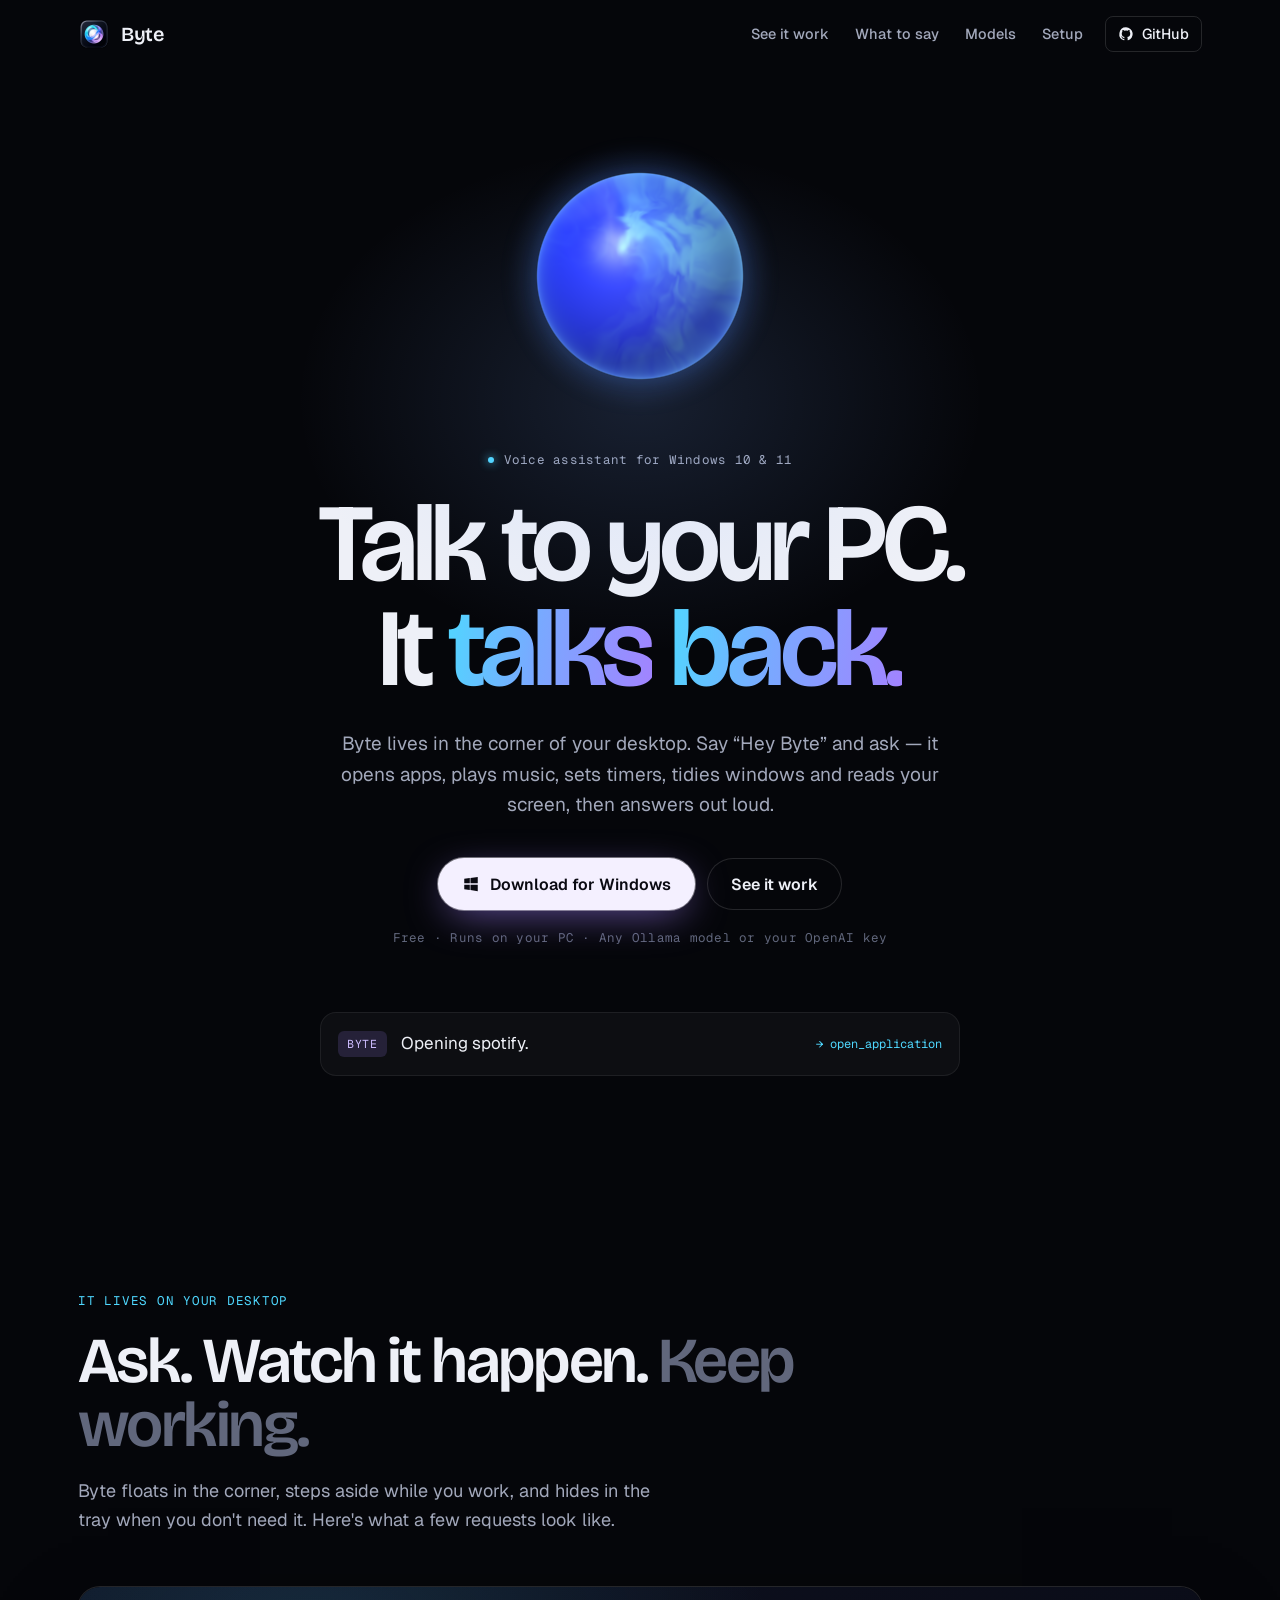
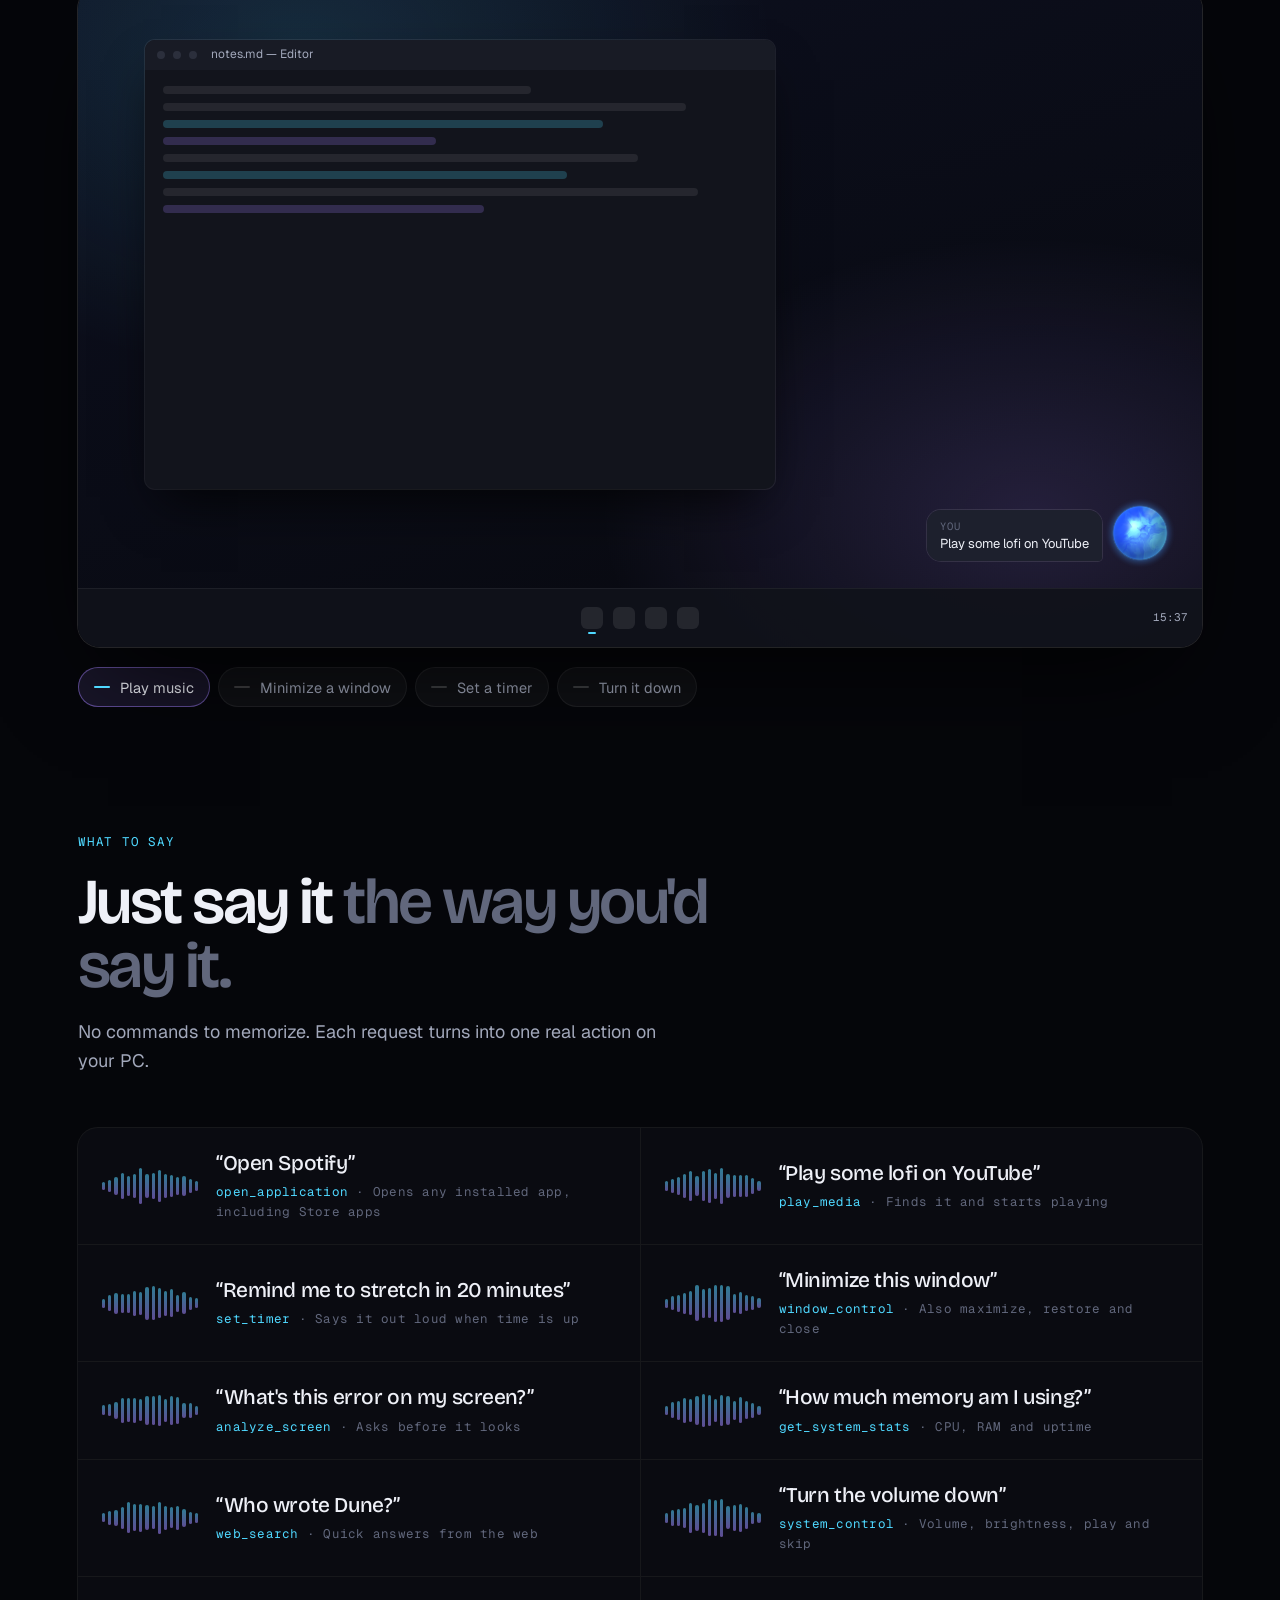
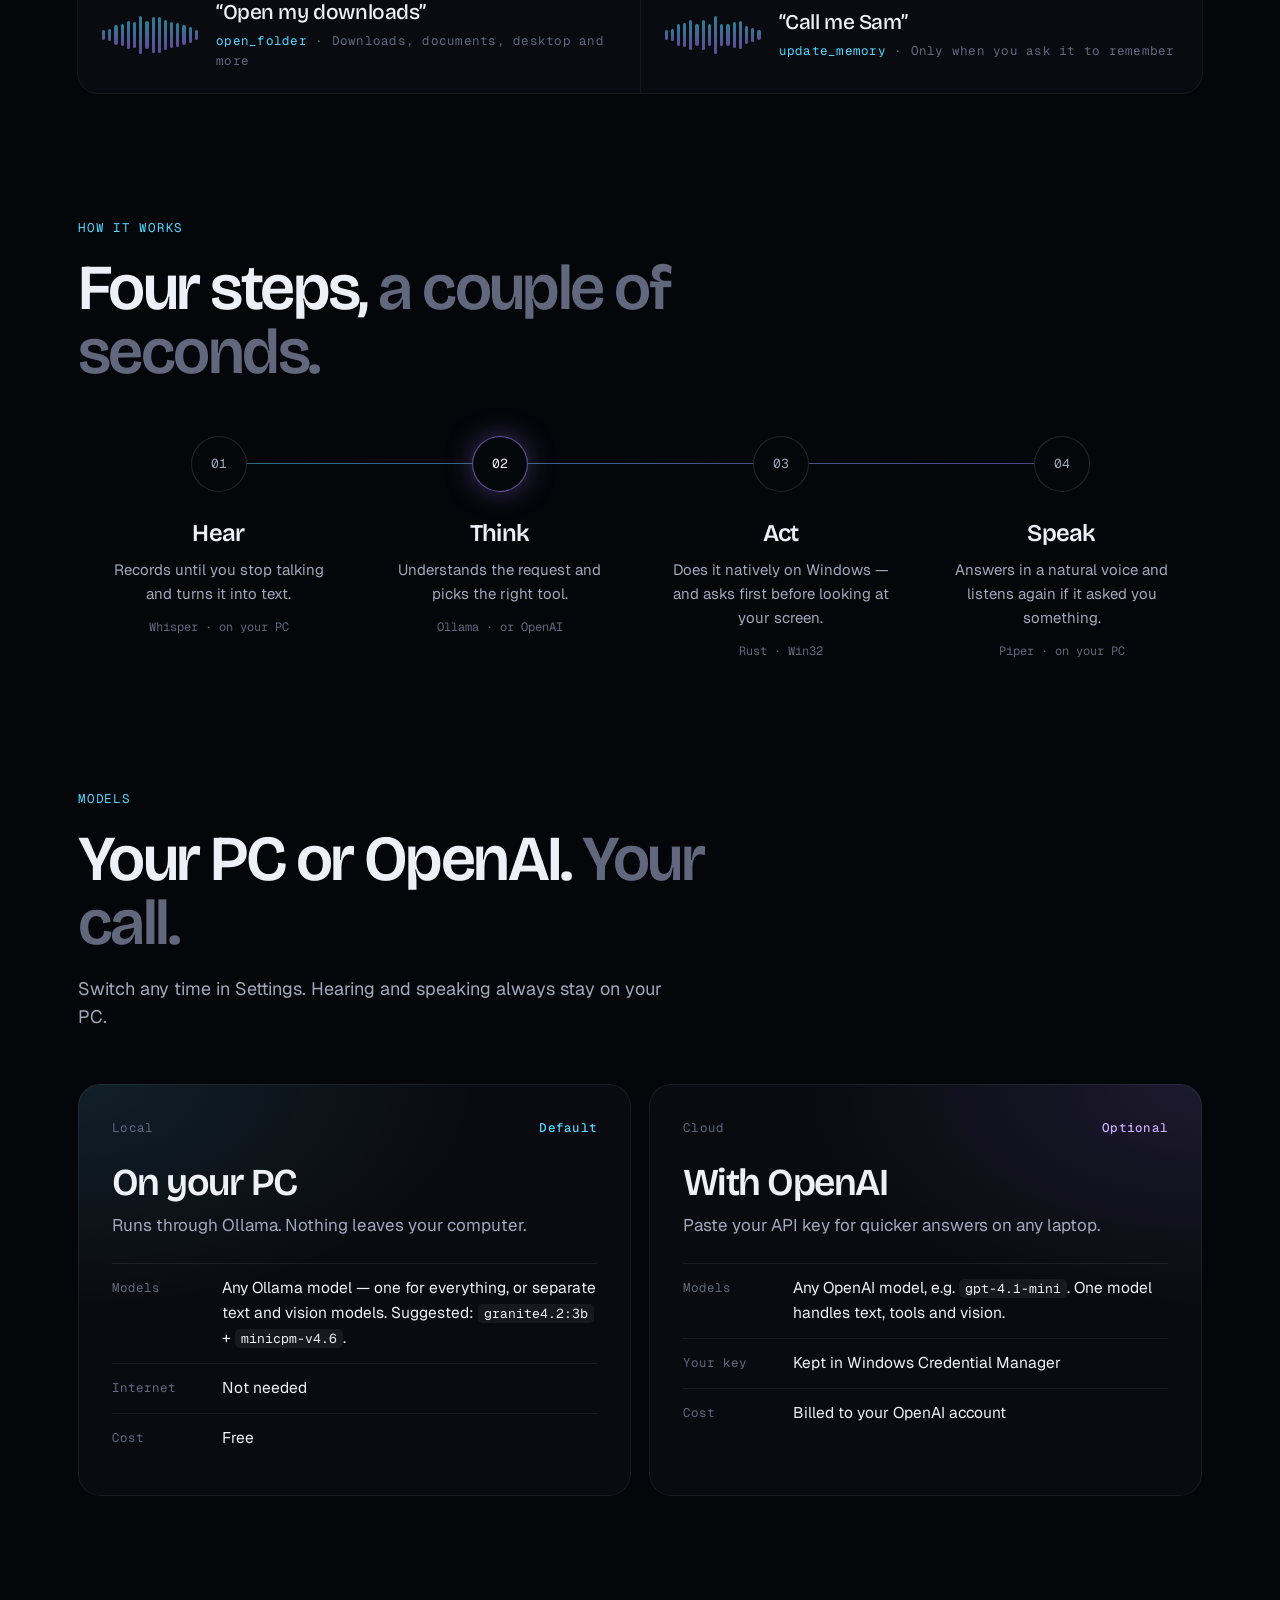
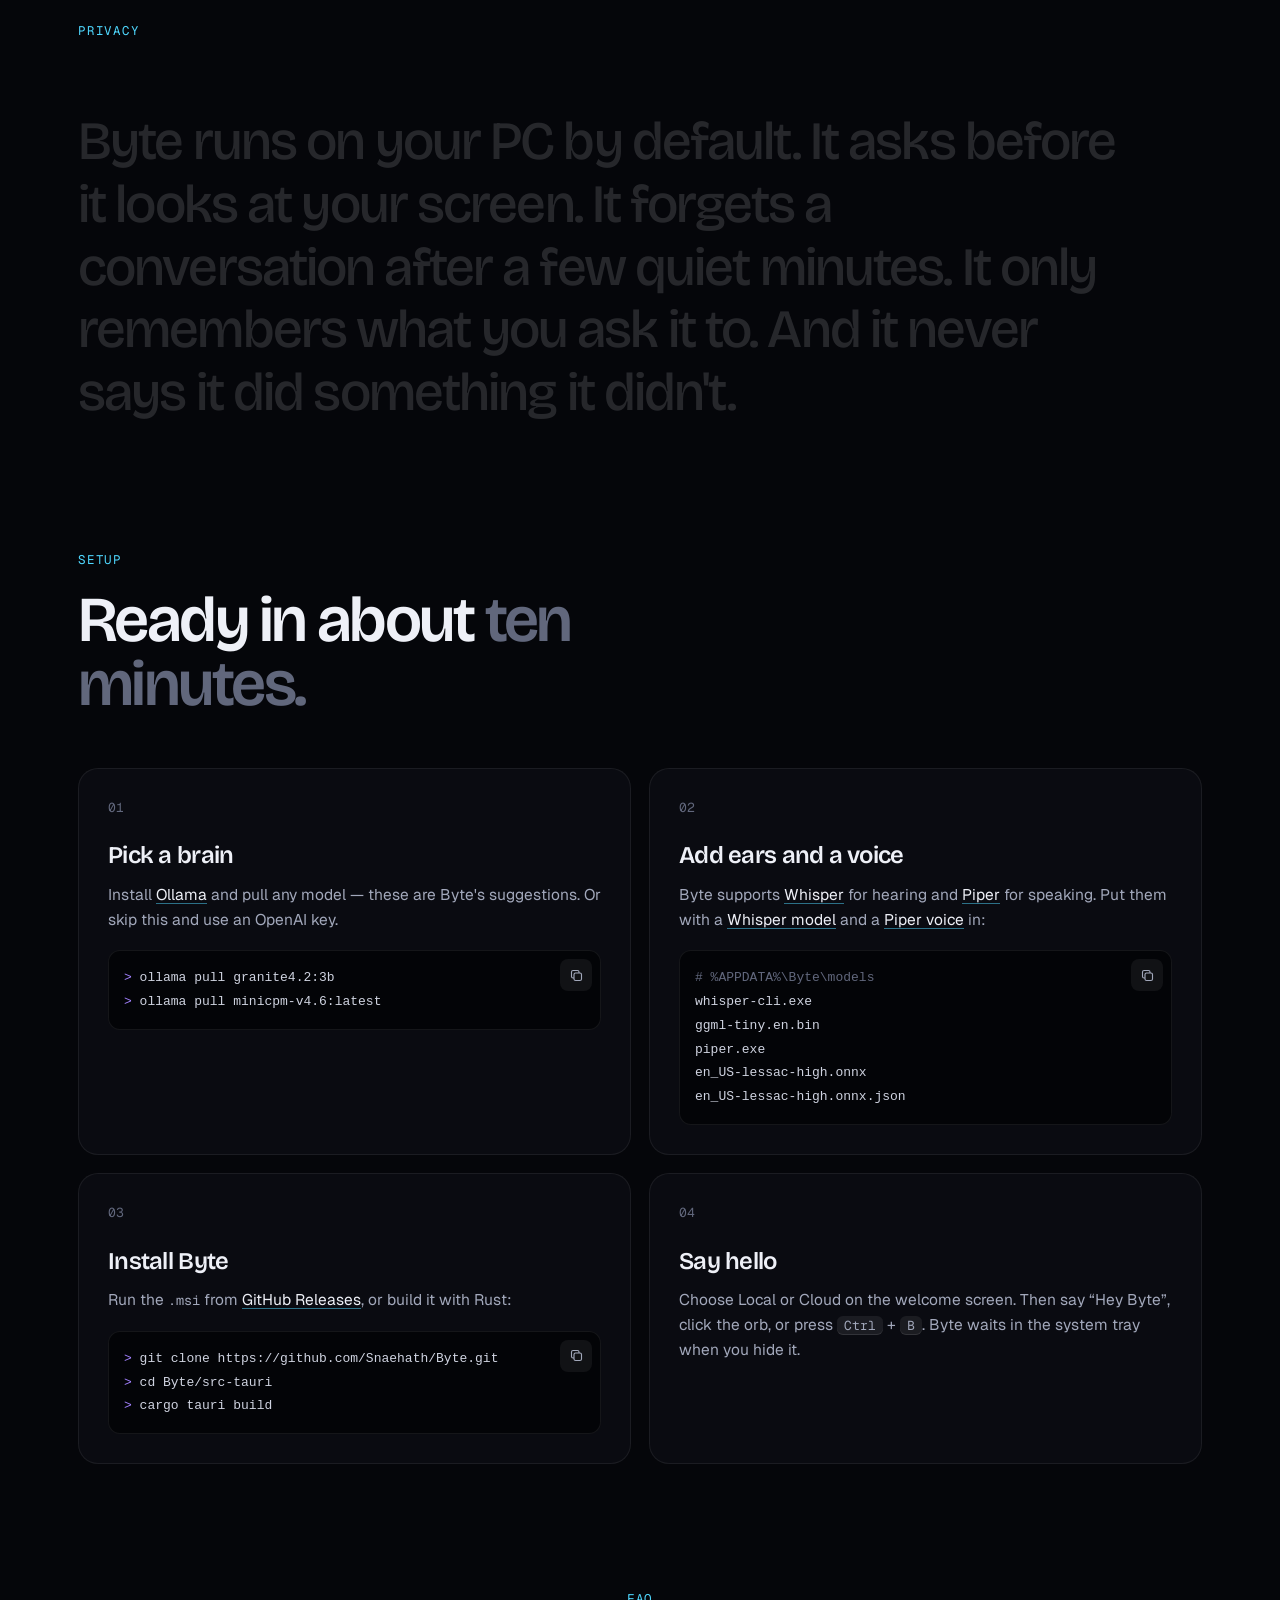
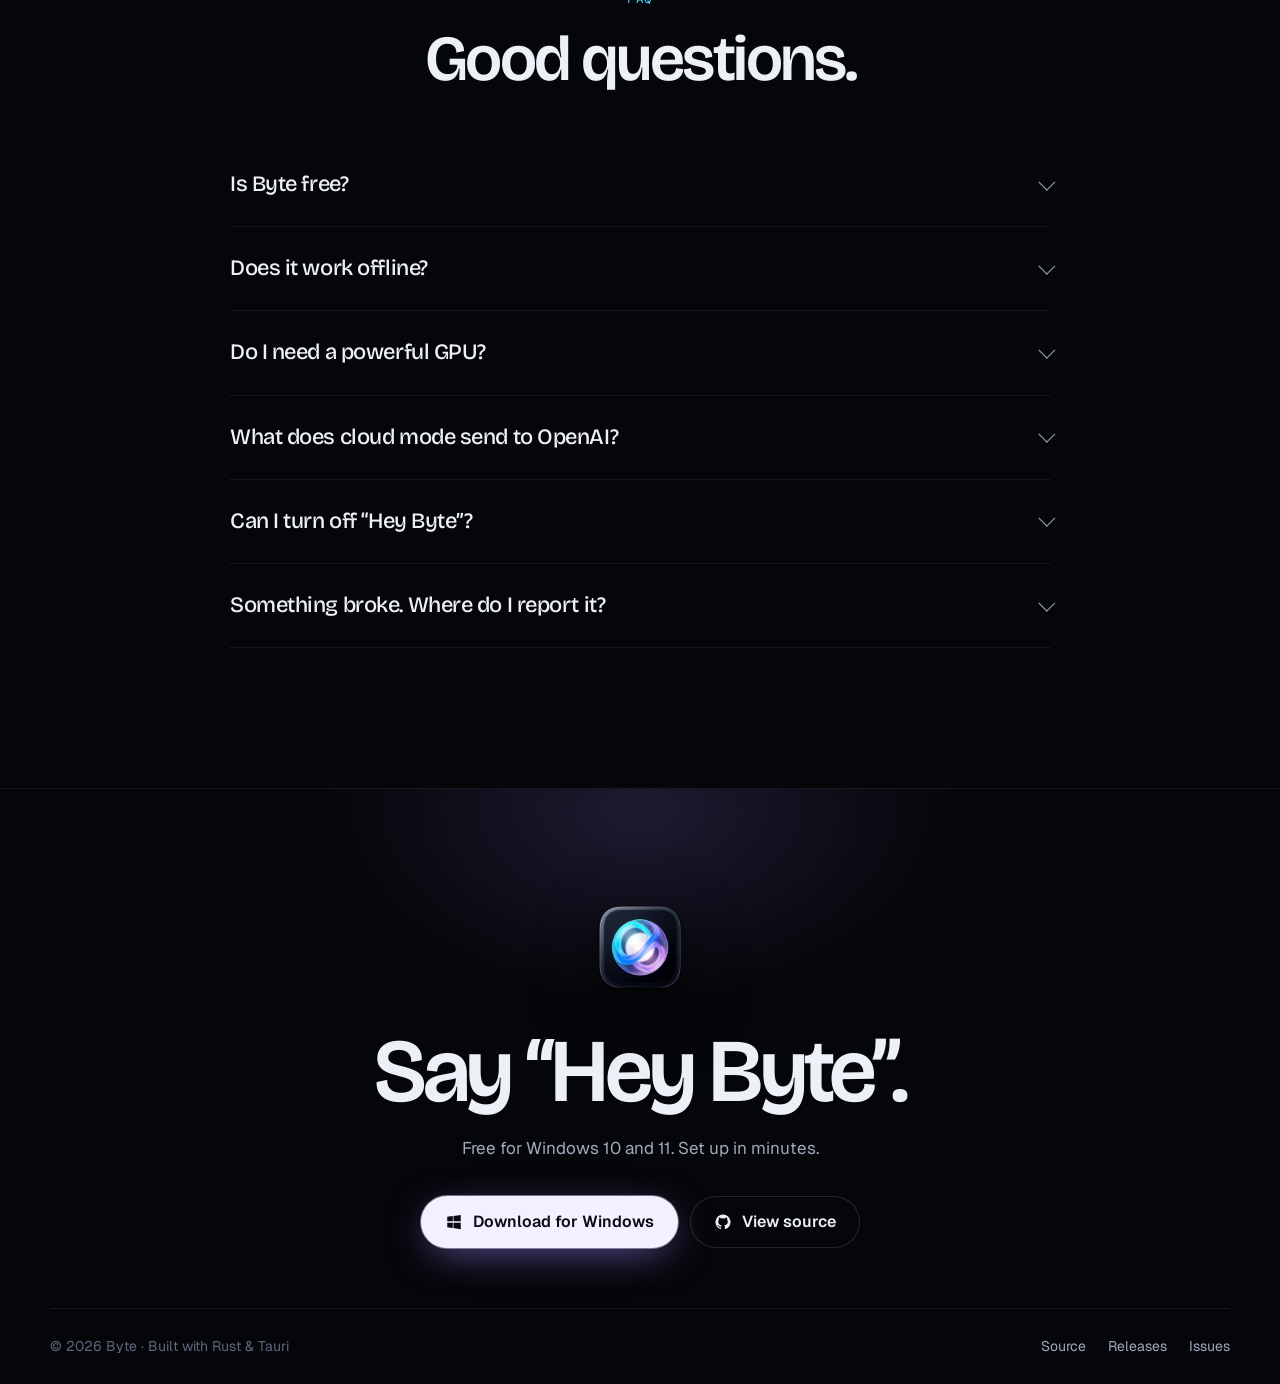
<file: docs/index.html>
<!doctype html>
<html lang="en">
<head>
  <meta charset="utf-8" />
  <meta name="viewport" content="width=device-width, initial-scale=1" />
  <title>Byte — Talk to your PC. It talks back.</title>
  <meta name="description" content="Byte is a voice assistant that lives on your Windows desktop. Say “Hey Byte” to open apps, play music, set timers, control windows and ask about your screen. Runs on any Ollama model, or your own OpenAI key." />
  <meta name="theme-color" content="#05060a" />
  <meta name="color-scheme" content="dark" />
  <link rel="canonical" href="https://snaehath.github.io/Byte/" />

  <meta property="og:type" content="website" />
  <meta property="og:site_name" content="Byte" />
  <meta property="og:title" content="Byte — Talk to your PC. It talks back." />
  <meta property="og:description" content="A voice assistant that lives on your Windows desktop. Local-first and private by default." />
  <meta property="og:url" content="https://snaehath.github.io/Byte/" />
  <meta property="og:image" content="https://raw.githubusercontent.com/Snaehath/Byte/main/src-tauri/icons/icon.png" />
  <meta name="twitter:card" content="summary" />
  <meta name="twitter:title" content="Byte — Talk to your PC. It talks back." />
  <meta name="twitter:description" content="A voice assistant that lives on your Windows desktop. Local-first and private by default." />
  <meta name="twitter:image" content="https://raw.githubusercontent.com/Snaehath/Byte/main/src-tauri/icons/icon.png" />

  <link rel="icon" type="image/png" href="[data-uri]" />

  <link rel="preconnect" href="https://fonts.googleapis.com" />
  <link rel="preconnect" href="https://fonts.gstatic.com" crossorigin />
  <link href="https://fonts.googleapis.com/css2?family=Bricolage+Grotesque:opsz,wght@12..96,400;12..96,500;12..96,600;12..96,700&family=Geist:wght@400;500;600&family=Geist+Mono:wght@400;500&display=swap" rel="stylesheet" />

  <script type="application/ld+json">
  {
    "@context": "https://schema.org",
    "@type": "SoftwareApplication",
    "name": "Byte",
    "operatingSystem": "Windows 10, Windows 11",
    "applicationCategory": "UtilitiesApplication",
    "description": "A voice assistant for the Windows desktop that runs on any Ollama model or your own OpenAI API key.",
    "url": "https://snaehath.github.io/Byte/",
    "downloadUrl": "https://github.com/Snaehath/Byte/releases",
    "image": "https://raw.githubusercontent.com/Snaehath/Byte/main/src-tauri/icons/icon.png",
    "offers": { "@type": "Offer", "price": "0", "priceCurrency": "USD" }
  }
  </script>

  <style>
    :root {
      /* Palette taken from the app icon */
      --bg: #05060a;
      --bg-2: #0a0b11;
      --bg-3: #10121a;
      --line: rgba(255, 255, 255, 0.07);
      --line-2: rgba(255, 255, 255, 0.13);
      --text: #eef0f7;
      --text-2: #a2a8bb;
      --text-3: #61677c;
      --cyan: #4fd8ff;
      --violet: #a382ff;
      --core: #f4f0ff;
      --ribbon: linear-gradient(100deg, #4fd8ff 0%, #7aa8ff 45%, #a382ff 100%);
      --display: 'Bricolage Grotesque', 'Segoe UI', system-ui, sans-serif;
      --body: 'Geist', 'Segoe UI', system-ui, sans-serif;
      --mono: 'Geist Mono', 'Cascadia Code', Consolas, monospace;
      --icon: url("[data-uri]");
      --maxw: 1180px;
      --ease: cubic-bezier(0.22, 1, 0.36, 1);
    }

    *, *::before, *::after { box-sizing: border-box; }
    html { -webkit-text-size-adjust: 100%; scroll-behavior: smooth; scroll-padding-top: 80px; }
    body {
      margin: 0; background: var(--bg); color: var(--text);
      font-family: var(--body); font-size: 17px; line-height: 1.6;
      -webkit-font-smoothing: antialiased; overflow-x: hidden;
    }
    a { color: inherit; }
    svg { display: block; }
    ::selection { background: var(--violet); color: #fff; }
    :focus-visible { outline: 2px solid var(--cyan); outline-offset: 3px; border-radius: 6px; }

    .wrap { width: 100%; max-width: var(--maxw); margin: 0 auto; padding: 0 28px; }
    .mono { font-family: var(--mono); font-size: 12.5px; letter-spacing: 0.02em; }
    .skip { position: absolute; left: 16px; top: -60px; z-index: 100; padding: 10px 14px; border-radius: 8px; background: var(--text); color: var(--bg); text-decoration: none; font-weight: 600; }
    .skip:focus { top: 16px; }
    .app-icon { background: var(--icon) center / contain no-repeat; }

    /* ---------- Nav ---------- */
    .nav { position: fixed; inset: 0 0 auto; z-index: 50; transition: background 0.3s ease, border-color 0.3s ease; border-bottom: 1px solid transparent; }
    .nav.solid { background: rgba(5, 6, 10, 0.8); backdrop-filter: blur(14px); -webkit-backdrop-filter: blur(14px); border-bottom-color: var(--line); }
    .nav-in { display: flex; align-items: center; justify-content: space-between; height: 68px; gap: 20px; }
    .brand { display: inline-flex; align-items: center; gap: 11px; text-decoration: none; font-family: var(--display); font-size: 20px; font-weight: 600; letter-spacing: -0.02em; }
    .brand .app-icon { width: 32px; height: 32px; }
    .nav ul { display: flex; align-items: center; gap: 2px; margin: 0; padding: 0; list-style: none; }
    .nav ul a { display: inline-flex; align-items: center; height: 36px; padding: 0 12px; border-radius: 8px; color: var(--text-2); text-decoration: none; font-size: 14.5px; font-weight: 500; white-space: nowrap; transition: color 0.15s ease, background 0.15s ease; }
    .nav ul a:hover { color: var(--text); background: rgba(255, 255, 255, 0.05); }
    .nav ul a.gh { gap: 8px; margin-left: 8px; border: 1px solid var(--line-2); color: var(--text); }
    .nav ul a.gh svg { width: 16px; height: 16px; flex: none; }

    /* ---------- Buttons ---------- */
    .btn {
      position: relative; display: inline-flex; align-items: center; justify-content: center; gap: 10px;
      height: 52px; padding: 0 24px; border-radius: 999px; border: 0;
      font-family: var(--body); font-size: 16px; font-weight: 600; text-decoration: none; white-space: nowrap; cursor: pointer;
      transition: transform 0.2s var(--ease), box-shadow 0.2s var(--ease), background 0.2s ease;
    }
    .btn svg { width: 18px; height: 18px; flex: none; }
    .btn-main { background: var(--core); color: #0a0a12; box-shadow: 0 0 0 1px rgba(255, 255, 255, 0.4), 0 10px 40px -10px rgba(163, 130, 255, 0.7); }
    .btn-main:hover { transform: translateY(-2px); box-shadow: 0 0 0 1px rgba(255, 255, 255, 0.6), 0 16px 50px -10px rgba(79, 216, 255, 0.7); }
    .btn-ghost { background: transparent; color: var(--text); box-shadow: inset 0 0 0 1px var(--line-2); }
    .btn-ghost:hover { background: rgba(255, 255, 255, 0.05); }

    /* ---------- Hero ---------- */
    .hero { position: relative; padding: 150px 0 90px; text-align: center; overflow: hidden; }
    .hero::before {
      content: ''; position: absolute; left: 50%; top: 40px; width: 980px; height: 720px; transform: translateX(-50%);
      background: radial-gradient(closest-side, rgba(122, 168, 255, 0.16), transparent 70%);
      pointer-events: none;
    }
    /* The orb: same shader as the app. The canvas includes room for its glow. */
    .orb { position: relative; flex: none; }
    .orb canvas {
      position: absolute; inset: 0; width: 100%; height: 100%;
      /* Clip to a soft circle so the glow can never show the canvas's square edge. */
      -webkit-mask-image: radial-gradient(closest-side, #000 72%, transparent 100%);
      mask-image: radial-gradient(closest-side, #000 72%, transparent 100%);
    }
    .orb-fallback {
      display: none; position: absolute; inset: 15%; border-radius: 50%;
      background: radial-gradient(circle at 35% 30%, #f4f0ff, #4fd8ff 34%, #6d5cff 80%);
      box-shadow: 0 0 40px rgba(163, 130, 255, 0.45);
    }
    .orb.no-webgl canvas { display: none; }
    .orb.no-webgl .orb-fallback { display: block; }
    .orb-hero { width: 300px; height: 300px; margin: -24px auto 18px; }

    .eyebrow { display: inline-flex; align-items: center; gap: 10px; color: var(--text-2); margin-bottom: 22px; }
    .eyebrow b { width: 6px; height: 6px; border-radius: 50%; background: var(--cyan); box-shadow: 0 0 10px var(--cyan); }
    h1 {
      margin: 0 auto; max-width: 980px; font-family: var(--display); font-weight: 600;
      font-size: clamp(48px, 8.6vw, 112px); line-height: 0.95; letter-spacing: -0.045em;
    }
    .said .w { color: rgba(238, 240, 247, 0.16); transition: color 0.45s ease; }
    .said .w.on { color: var(--text); }
    .said .w.on.hl { background: var(--ribbon); -webkit-background-clip: text; background-clip: text; color: transparent; }
    .lede { max-width: 600px; margin: 28px auto 38px; color: var(--text-2); font-size: 19px; }
    .ctas { display: flex; flex-wrap: wrap; justify-content: center; gap: 12px; }
    .note { margin-top: 18px; color: var(--text-3); }

    .captions {
      display: flex; align-items: center; gap: 14px; max-width: 640px; min-height: 64px;
      margin: 64px auto 0; padding: 14px 18px; border-radius: 16px; text-align: left;
      background: rgba(255, 255, 255, 0.03); box-shadow: inset 0 0 0 1px var(--line);
    }
    .captions .who {
      flex: none; padding: 4px 9px; border-radius: 6px; font-family: var(--mono); font-size: 11.5px; letter-spacing: 0.06em; text-transform: uppercase;
      background: rgba(255, 255, 255, 0.06); color: var(--text-2);
    }
    .captions .who.byte { background: rgba(163, 130, 255, 0.16); color: #cdbdff; }
    .captions .line { font-size: 17px; line-height: 1.4; }
    .captions .line .w { color: var(--text-3); transition: color 0.2s ease; }
    .captions .line .w.on { color: var(--text); }
    .captions .tool { margin-left: auto; flex: none; color: var(--cyan); font-family: var(--mono); font-size: 12px; opacity: 0; transition: opacity 0.3s ease; }
    .captions .tool.on { opacity: 1; }

    /* ---------- Sections ---------- */
    section.block { padding: 120px 0 0; }
    .head { max-width: 720px; margin-bottom: 52px; }
    .tag { display: inline-block; margin-bottom: 18px; color: var(--cyan); font-family: var(--mono); font-size: 12.5px; letter-spacing: 0.06em; text-transform: uppercase; }
    h2 { margin: 0; font-family: var(--display); font-weight: 600; font-size: clamp(36px, 5.2vw, 64px); line-height: 1; letter-spacing: -0.04em; }
    h2 .dim { color: var(--text-3); }
    .head p { margin: 20px 0 0; color: var(--text-2); font-size: 18px; max-width: 600px; }

    /* Desktop demo */
    .desk {
      position: relative; aspect-ratio: 16 / 9.4; border-radius: 22px; overflow: hidden;
      background:
        radial-gradient(60% 70% at 20% 10%, rgba(79, 216, 255, 0.14), transparent 70%),
        radial-gradient(55% 60% at 85% 80%, rgba(163, 130, 255, 0.18), transparent 70%),
        linear-gradient(160deg, #0d1020, #07080d);
      box-shadow: 0 0 0 1px var(--line-2), 0 40px 100px -30px rgba(0, 0, 0, 0.9);
    }
    .win {
      position: absolute; border-radius: 10px; overflow: hidden;
      background: #12141c; box-shadow: 0 0 0 1px rgba(255, 255, 255, 0.08), 0 24px 50px -16px rgba(0, 0, 0, 0.8);
      transition: transform 0.6s var(--ease), opacity 0.45s ease;
      transform-origin: 26% 110%;
    }
    .win .tb { display: flex; align-items: center; gap: 8px; height: 30px; padding: 0 12px; background: #181b25; color: var(--text-2); font-size: 12px; }
    .win .tb i { width: 8px; height: 8px; border-radius: 50%; background: #2b2f3c; }
    .win .tb span { margin-left: 6px; white-space: nowrap; overflow: hidden; text-overflow: ellipsis; }
    .editor { left: 6%; top: 8%; width: 56%; height: 68%; }
    .editor .body { padding: 16px 18px; display: grid; gap: 9px; }
    .editor .body b { display: block; height: 8px; border-radius: 4px; background: rgba(255, 255, 255, 0.08); }
    .editor .body b:nth-child(3n) { background: rgba(79, 216, 255, 0.22); }
    .editor .body b:nth-child(4n) { background: rgba(163, 130, 255, 0.22); }
    .editor.min { transform: translateY(70%) scale(0.06); opacity: 0; }
    .browser { left: 30%; top: 14%; width: 52%; height: 60%; transform: translateY(18px) scale(0.96); opacity: 0; }
    .browser.show { transform: none; opacity: 1; }
    .browser .player { margin: 16px; height: calc(100% - 92px); border-radius: 8px; background: linear-gradient(135deg, #2a1f4d, #0f2a3d); display: grid; place-items: center; }
    .browser .player svg { width: 44px; height: 44px; color: rgba(255, 255, 255, 0.85); }
    .browser .bar { margin: 0 16px; height: 4px; border-radius: 2px; background: rgba(255, 255, 255, 0.1); overflow: hidden; }
    .browser .bar span { display: block; width: 0; height: 100%; background: var(--ribbon); }
    .browser.show .bar span { animation: progress 6s linear forwards; }
    @keyframes progress { to { width: 38%; } }
    .browser .meta { padding: 10px 16px; color: var(--text-2); font-size: 12px; }

    .toast {
      position: absolute; right: 3%; bottom: 17%; width: 33%; min-width: 220px;
      display: flex; gap: 12px; align-items: center; padding: 12px 14px; border-radius: 12px;
      background: rgba(24, 27, 37, 0.95); box-shadow: 0 0 0 1px rgba(255, 255, 255, 0.1), 0 20px 40px -14px rgba(0, 0, 0, 0.8);
      transform: translateX(120%); transition: transform 0.6s var(--ease);
    }
    .toast.show { transform: none; }
    .toast .app-icon { width: 30px; height: 30px; flex: none; }
    .toast strong { display: block; font-size: 13px; }
    .toast span { color: var(--text-2); font-size: 12px; }
    .vol {
      position: absolute; right: 4%; bottom: 14%; width: 30%; min-width: 200px;
      padding: 14px 16px; border-radius: 12px; background: rgba(24, 27, 37, 0.95);
      box-shadow: 0 0 0 1px rgba(255, 255, 255, 0.1), 0 20px 40px -14px rgba(0, 0, 0, 0.8);
      opacity: 0; transform: translateY(12px); transition: opacity 0.35s ease, transform 0.5s var(--ease);
      display: flex; align-items: center; gap: 12px; color: var(--text-2); font-size: 12px;
    }
    .vol.show { opacity: 1; transform: none; }
    .vol .track { flex: 1; height: 4px; border-radius: 2px; background: rgba(255, 255, 255, 0.12); }
    .vol .track span { display: block; height: 100%; width: 72%; border-radius: 2px; background: var(--ribbon); transition: width 0.9s var(--ease); }
    .vol.show .track span { width: 52%; }
    .vol svg { width: 16px; height: 16px; flex: none; }

    .taskbar {
      position: absolute; left: 0; right: 0; bottom: 0; height: 9%; min-height: 34px;
      display: flex; align-items: center; justify-content: center; gap: 10px;
      background: rgba(16, 18, 26, 0.9); border-top: 1px solid rgba(255, 255, 255, 0.06);
    }
    .taskbar i { width: 22px; height: 22px; border-radius: 6px; background: rgba(255, 255, 255, 0.09); position: relative; }
    .taskbar i.open::after { content: ''; position: absolute; left: 50%; bottom: -5px; width: 8px; height: 2px; border-radius: 1px; transform: translateX(-50%); background: var(--cyan); }
    .taskbar time { position: absolute; right: 14px; color: var(--text-2); font-size: 11px; font-family: var(--mono); }

    .presence { position: absolute; right: 3%; bottom: 13%; display: flex; align-items: flex-end; gap: 10px; flex-direction: row-reverse; transition: bottom 0.5s var(--ease); }
    .desk.has-panel .presence { bottom: 34%; }
    .orb-mini { width: 76px; height: 76px; margin: -10px; }
    .bubble {
      max-width: 260px; padding: 9px 13px; border-radius: 14px 14px 4px 14px;
      background: rgba(30, 33, 45, 0.96); box-shadow: 0 0 0 1px rgba(255, 255, 255, 0.1);
      font-size: 13px; line-height: 1.35; opacity: 0; transform: translateY(6px); transition: opacity 0.3s ease, transform 0.4s var(--ease);
    }
    .bubble.show { opacity: 1; transform: none; }
    .bubble small { display: block; margin-bottom: 2px; color: var(--text-3); font-family: var(--mono); font-size: 10.5px; letter-spacing: 0.06em; text-transform: uppercase; }

    .scenes { display: flex; flex-wrap: wrap; gap: 8px; margin-top: 20px; }
    .scenes button {
      display: inline-flex; align-items: center; gap: 10px; height: 40px; padding: 0 16px; border: 0; border-radius: 999px;
      background: rgba(255, 255, 255, 0.04); box-shadow: inset 0 0 0 1px var(--line); color: var(--text-2);
      font: inherit; font-size: 14.5px; cursor: pointer; transition: color 0.15s ease, background 0.15s ease, box-shadow 0.15s ease;
    }
    .scenes button:hover { color: var(--text); }
    .scenes button[aria-pressed='true'] { color: var(--text); background: rgba(163, 130, 255, 0.12); box-shadow: inset 0 0 0 1px rgba(163, 130, 255, 0.5); }
    .scenes button .p { position: relative; width: 16px; height: 2px; border-radius: 1px; background: rgba(255, 255, 255, 0.15); overflow: hidden; }
    .scenes button[aria-pressed='true'] .p::after { content: ''; position: absolute; inset: 0; background: var(--cyan); transform-origin: left; animation: fill var(--dur, 6s) linear forwards; }
    @keyframes fill { from { transform: scaleX(0); } to { transform: scaleX(1); } }
    .paused .scenes button .p::after { animation: none; transform: scaleX(1); }

    /* Clips */
    .clips { display: grid; grid-template-columns: repeat(2, 1fr); gap: 1px; border-radius: 20px; overflow: hidden; background: var(--line); box-shadow: 0 0 0 1px var(--line); }
    .clip { display: grid; grid-template-columns: 96px 1fr; gap: 18px; align-items: center; padding: 22px 24px; background: var(--bg-2); transition: background 0.2s ease; }
    .clip:hover { background: var(--bg-3); }
    .wave { display: flex; align-items: center; gap: 3px; height: 40px; }
    .wave i { flex: 1; min-height: 3px; border-radius: 2px; background: linear-gradient(180deg, var(--cyan), var(--violet)); opacity: 0.55; transform-origin: center; transition: opacity 0.2s ease; }
    .clip:hover .wave i { opacity: 1; animation: bar 0.9s ease-in-out infinite alternate; }
    @keyframes bar { to { transform: scaleY(0.35); } }
    .clip q { display: block; font-family: var(--display); font-size: 21px; font-weight: 500; letter-spacing: -0.02em; line-height: 1.25; quotes: '“' '”'; }
    .clip .does { display: block; margin-top: 6px; color: var(--text-3); }
    .clip .does code { color: var(--cyan); font-family: var(--mono); font-size: 12.5px; }

    /* Pipeline */
    .pipe { display: grid; grid-template-columns: repeat(4, 1fr); gap: 0; position: relative; margin: 0; padding: 0; list-style: none; }
    .pipe::before { content: ''; position: absolute; left: 12.5%; right: 12.5%; top: 27px; height: 1px; background: linear-gradient(90deg, var(--cyan), var(--violet)); opacity: 0.5; }
    .pipe li { position: relative; padding: 0 18px; text-align: center; }
    .pipe .dot { position: relative; z-index: 1; display: grid; place-items: center; width: 56px; height: 56px; margin: 0 auto 22px; border-radius: 50%; background: var(--bg); box-shadow: inset 0 0 0 1px var(--line-2); font-family: var(--mono); font-size: 13px; color: var(--text-2); }
    .pipe li:nth-child(2) .dot { box-shadow: inset 0 0 0 1px rgba(163, 130, 255, 0.6), 0 0 30px -6px rgba(163, 130, 255, 0.6); color: var(--text); }
    .pipe h3 { margin: 0 0 6px; font-family: var(--display); font-size: 24px; font-weight: 600; letter-spacing: -0.03em; }
    .pipe p { margin: 0 auto; max-width: 230px; color: var(--text-2); font-size: 15px; }
    .pipe .tech { display: inline-block; margin-top: 12px; color: var(--text-3); font-family: var(--mono); font-size: 12px; }

    /* Modes */
    .modes { display: grid; grid-template-columns: 1fr 1fr; gap: 18px; }
    .mode { padding: 34px; border-radius: 22px; background: var(--bg-2); box-shadow: inset 0 0 0 1px var(--line); }
    .mode.local { background: radial-gradient(120% 90% at 0% 0%, rgba(79, 216, 255, 0.1), transparent 60%), var(--bg-2); }
    .mode.cloud { background: radial-gradient(120% 90% at 100% 0%, rgba(163, 130, 255, 0.12), transparent 60%), var(--bg-2); }
    .mode .label { display: flex; justify-content: space-between; align-items: center; color: var(--text-3); }
    .mode .label b { font-weight: 500; color: var(--cyan); }
    .mode.cloud .label b { color: #c3b0ff; }
    .mode h3 { margin: 26px 0 10px; font-family: var(--display); font-size: 38px; font-weight: 600; letter-spacing: -0.04em; line-height: 1; }
    .mode > p { margin: 0 0 24px; color: var(--text-2); }
    .mode dl { margin: 0; display: grid; grid-template-columns: 110px 1fr; }
    .mode dt, .mode dd { padding: 12px 0; border-top: 1px solid var(--line); margin: 0; }
    .mode dt { color: var(--text-3); font-family: var(--mono); font-size: 12.5px; padding-top: 14px; }
    .mode dd { font-size: 15.5px; }
    .mode code { font-family: var(--mono); font-size: 13px; color: var(--text); background: rgba(255, 255, 255, 0.06); padding: 1px 6px; border-radius: 5px; }

    /* Privacy read-along */
    .read { font-family: var(--display); font-weight: 500; font-size: clamp(30px, 4.3vw, 54px); line-height: 1.16; letter-spacing: -0.035em; max-width: 1040px; margin: 0; }
    .read .w { color: rgba(238, 240, 247, 0.14); transition: color 0.25s ease; }
    .read .w.on { color: var(--text); }
    .read .w.on.hl { color: var(--cyan); }
    .read .w.on.hl2 { color: #c3b0ff; }

    /* Setup */
    .steps { display: grid; grid-template-columns: repeat(2, 1fr); gap: 18px; counter-reset: s; }
    .step { min-width: 0; padding: 30px; border-radius: 20px; background: var(--bg-2); box-shadow: inset 0 0 0 1px var(--line); counter-increment: s; }
    .step::before { content: counter(s, decimal-leading-zero); display: block; margin-bottom: 18px; color: var(--text-3); font-family: var(--mono); font-size: 13px; }
    .step h3 { margin: 0 0 8px; font-family: var(--display); font-size: 24px; font-weight: 600; letter-spacing: -0.03em; }
    .step p { margin: 0; color: var(--text-2); font-size: 15.5px; }
    .step p a { color: var(--text); text-decoration-color: rgba(79, 216, 255, 0.5); text-underline-offset: 3px; }
    .step p code { font-family: var(--mono); font-size: 13.5px; }
    .code { position: relative; margin-top: 18px; border-radius: 12px; background: #030407; box-shadow: inset 0 0 0 1px var(--line); }
    .code pre { margin: 0; padding: 16px 52px 16px 16px; overflow-x: auto; font-family: var(--mono); font-size: 13px; line-height: 1.75; color: #cfd3e0; }
    .code .c { color: var(--text-3); }
    .code .p { color: var(--violet); user-select: none; }
    .copy { position: absolute; top: 9px; right: 9px; display: grid; place-items: center; width: 32px; height: 32px; border: 0; border-radius: 8px; background: rgba(255, 255, 255, 0.06); color: var(--text-2); cursor: pointer; }
    .copy:hover { color: var(--text); background: rgba(255, 255, 255, 0.1); }
    .copy svg { width: 15px; height: 15px; }
    .copy.done { color: var(--cyan); }
    kbd { font-family: var(--mono); font-size: 13px; padding: 1px 7px; border-radius: 6px; background: rgba(255, 255, 255, 0.07); box-shadow: inset 0 -1px 0 rgba(255, 255, 255, 0.1); }

    /* FAQ (centered) */
    #faq .head { margin-left: auto; margin-right: auto; text-align: center; }
    .faq { max-width: 820px; margin: 0 auto; }
    .faq details { border-bottom: 1px solid var(--line); }
    .faq summary { display: flex; justify-content: space-between; align-items: center; gap: 20px; padding: 24px 0; cursor: pointer; list-style: none; font-family: var(--display); font-size: 22px; font-weight: 500; letter-spacing: -0.02em; }
    .faq summary::-webkit-details-marker { display: none; }
    .faq summary::after { content: ''; flex: none; width: 12px; height: 12px; border-right: 1.5px solid var(--text-2); border-bottom: 1.5px solid var(--text-2); transform: rotate(45deg) translateY(-4px); transition: transform 0.25s var(--ease); }
    .faq details[open] summary::after { transform: rotate(225deg) translateY(-4px); border-color: var(--cyan); }
    .faq details p { margin: -8px 0 26px; color: var(--text-2); max-width: 700px; }
    .faq details p a { color: var(--text); }

    /* Footer */
    .end { position: relative; margin-top: 140px; padding: 110px 0 60px; text-align: center; overflow: hidden; border-top: 1px solid var(--line); }
    .end::before { content: ''; position: absolute; left: 50%; top: -260px; width: 900px; height: 560px; transform: translateX(-50%); background: radial-gradient(closest-side, rgba(163, 130, 255, 0.16), transparent 70%); pointer-events: none; }
    .end-icon { width: 96px; height: 96px; margin: 0 auto 32px; filter: drop-shadow(0 18px 30px rgba(0, 0, 0, 0.6)); }
    .end h2 { font-size: clamp(44px, 7vw, 92px); }
    .end p { margin: 18px auto 34px; color: var(--text-2); max-width: 520px; }
    .foot { display: flex; flex-wrap: wrap; justify-content: space-between; gap: 16px; padding: 26px 0 36px; border-top: 1px solid var(--line); color: var(--text-3); font-size: 14px; }
    .foot nav { display: flex; flex-wrap: wrap; gap: 22px; }
    .foot a { color: var(--text-2); text-decoration: none; }
    .foot a:hover { color: var(--text); }

    /* Reveal */
    .rv { opacity: 0; transform: translateY(16px); transition: opacity 0.9s var(--ease), transform 0.9s var(--ease); }
    .rv.in { opacity: 1; transform: none; }
    .no-js .rv { opacity: 1; transform: none; }
    .no-js .said .w, .no-js .read .w { color: var(--text); }

    /* ---------- Responsive ---------- */
    @media (max-width: 960px) {
      .nav ul li:not(.keep) { display: none; }
      .clips { grid-template-columns: 1fr; }
      .pipe { grid-template-columns: 1fr 1fr; row-gap: 40px; }
      .pipe::before { display: none; }
      .modes, .steps { grid-template-columns: 1fr; }
    }
    @media (max-width: 680px) {
      .wrap { padding: 0 20px; }
      body { font-size: 16px; }
      .hero { padding: 120px 0 70px; }
      .orb-hero { width: 230px; height: 230px; margin-top: -16px; }
      .captions { flex-wrap: wrap; }
      .captions .tool { margin-left: 0; }
      section.block { padding-top: 90px; }
      .desk { aspect-ratio: 4 / 5; }
      .editor { left: 5%; width: 80%; height: 52%; }
      .browser { left: 10%; width: 80%; height: 46%; }
      .bubble { max-width: 200px; font-size: 12.5px; }
      .clip { grid-template-columns: 1fr; gap: 12px; }
      .wave { width: 110px; height: 28px; }
      .pipe { grid-template-columns: 1fr; }
      .mode { padding: 26px; }
      .mode dl { grid-template-columns: 92px 1fr; }
      .step { padding: 24px; }
    }
    @media (max-width: 420px) {
      .ctas .btn { width: 100%; }
    }
    @media (prefers-reduced-motion: reduce) {
      html { scroll-behavior: auto; }
      *, *::before, *::after { animation: none !important; transition-duration: 0.01ms !important; }
      .rv { opacity: 1; transform: none; }
      .said .w, .read .w { color: var(--text) !important; }
    }
  </style>
</head>
<body class="no-js">
  <a class="skip" href="#main">Skip to content</a>

  <svg width="0" height="0" style="position:absolute" aria-hidden="true">
    <symbol id="i-win" viewBox="0 0 24 24"><path fill="currentColor" d="M3 5.1 10.4 4v7.1H3zm0 13.8 7.4 1.1v-7H3zm8.3 1.2L21 21.5v-8.4h-9.7zm0-16.2v7.2H21V2.5z"/></symbol>
    <symbol id="i-gh" viewBox="0 0 24 24"><path fill="currentColor" d="M12 2a10 10 0 0 0-3.16 19.49c.5.09.68-.22.68-.48v-1.7c-2.78.6-3.37-1.34-3.37-1.34-.45-1.16-1.11-1.47-1.11-1.47-.91-.62.07-.6.07-.6 1 .07 1.53 1.03 1.53 1.03.89 1.53 2.34 1.09 2.91.83.09-.65.35-1.09.63-1.34-2.22-.25-4.55-1.11-4.55-4.94 0-1.09.39-1.98 1.03-2.68-.1-.25-.45-1.27.1-2.64 0 0 .84-.27 2.75 1.02a9.6 9.6 0 0 1 5 0c1.91-1.29 2.75-1.02 2.75-1.02.55 1.37.2 2.39.1 2.64.64.7 1.03 1.59 1.03 2.68 0 3.84-2.34 4.69-4.57 4.93.36.31.68.92.68 1.85v2.75c0 .27.18.58.69.48A10 10 0 0 0 12 2"/></symbol>
    <symbol id="i-copy" viewBox="0 0 24 24"><rect x="8" y="8" width="12" height="12" rx="2.5" fill="none" stroke="currentColor" stroke-width="1.8"/><path d="M16 8V6.5A2.5 2.5 0 0 0 13.5 4h-7A2.5 2.5 0 0 0 4 6.5v7A2.5 2.5 0 0 0 6.5 16H8" fill="none" stroke="currentColor" stroke-width="1.8"/></symbol>
    <symbol id="i-play" viewBox="0 0 24 24"><path fill="currentColor" d="M8 5.5v13l10.5-6.5z"/></symbol>
    <symbol id="i-vol" viewBox="0 0 24 24"><path d="M4 9.5h3.5L12 5.5v13l-4.5-4H4z" fill="currentColor"/><path d="M15.5 9a4 4 0 0 1 0 6" fill="none" stroke="currentColor" stroke-width="1.8" stroke-linecap="round"/></symbol>
  </svg>

  <nav class="nav" id="nav" aria-label="Primary">
    <div class="wrap nav-in">
      <a class="brand" href="#top" aria-label="Byte, back to top"><span class="app-icon" aria-hidden="true"></span>Byte</a>
      <ul>
        <li><a href="#desktop">See it work</a></li>
        <li><a href="#say">What to say</a></li>
        <li><a href="#models">Models</a></li>
        <li><a href="#setup">Setup</a></li>
        <li class="keep"><a class="gh" href="https://github.com/Snaehath/Byte" rel="noopener"><svg aria-hidden="true"><use href="#i-gh"/></svg>GitHub</a></li>
      </ul>
    </div>
  </nav>

  <header class="hero" id="top">
    <div class="wrap">
      <div class="orb orb-hero" id="hero-orb" role="img" aria-label="Byte's animated orb">
        <canvas aria-hidden="true"></canvas><span class="orb-fallback" aria-hidden="true"></span>
      </div>
      <div class="eyebrow mono rv"><b aria-hidden="true"></b>Voice assistant for Windows 10 &amp; 11</div>
      <h1 class="said" id="headline">Talk to your PC.<br /> It talks back.</h1>
      <p class="lede rv">Byte lives in the corner of your desktop. Say “Hey Byte” and ask — it opens apps, plays music, sets timers, tidies windows and reads your screen, then answers out loud.</p>
      <div class="ctas rv">
        <a class="btn btn-main" href="https://github.com/Snaehath/Byte/releases" rel="noopener"><svg aria-hidden="true"><use href="#i-win"/></svg>Download for Windows</a>
        <a class="btn btn-ghost" href="#desktop">See it work</a>
      </div>
      <p class="note mono rv">Free · Runs on your PC · Any Ollama model or your OpenAI key</p>

      <div class="captions rv" aria-label="Example conversation">
        <span class="who" id="cap-who">You</span>
        <span class="line" id="cap-line">Hey Byte, open Spotify</span>
        <span class="tool" id="cap-tool"></span>
      </div>
    </div>
  </header>

  <main id="main">
    <section class="block" id="desktop" aria-labelledby="desktop-title">
      <div class="wrap">
        <div class="head rv">
          <span class="tag">It lives on your desktop</span>
          <h2 id="desktop-title">Ask. Watch it happen. <span class="dim">Keep working.</span></h2>
          <p>Byte floats in the corner, steps aside while you work, and hides in the tray when you don't need it. Here's what a few requests look like.</p>
        </div>

        <div class="rv" id="demo">
          <div class="desk" id="desk" role="img" aria-label="A Windows desktop where Byte carries out the selected request">
            <div class="win editor" id="w-editor">
              <div class="tb"><i></i><i></i><i></i><span>notes.md — Editor</span></div>
              <div class="body"><b style="width:62%"></b><b style="width:88%"></b><b style="width:74%"></b><b style="width:46%"></b><b style="width:80%"></b><b style="width:68%"></b><b style="width:90%"></b><b style="width:54%"></b></div>
            </div>
            <div class="win browser" id="w-browser">
              <div class="tb"><i></i><i></i><i></i><span>lofi hip hop radio — beats to relax to</span></div>
              <div class="player"><svg aria-hidden="true"><use href="#i-play"/></svg></div>
              <div class="bar"><span></span></div>
              <div class="meta">Now playing</div>
            </div>
            <div class="toast" id="w-toast"><span class="app-icon" aria-hidden="true"></span><div><strong>Byte reminder</strong><span>stretch · 20 minutes later</span></div></div>
            <div class="vol" id="w-vol"><svg aria-hidden="true"><use href="#i-vol"/></svg><div class="track"><span></span></div>52</div>
            <div class="presence">
              <div class="orb orb-mini" id="mini-orb" aria-hidden="true"><canvas></canvas><span class="orb-fallback"></span></div>
              <div class="bubble" id="bubble"><small id="b-who">You</small><span id="b-text"></span></div>
            </div>
            <div class="taskbar"><i class="open" id="tb-editor"></i><i id="tb-browser"></i><i></i><i></i><time id="clock">10:24</time></div>
          </div>
          <div class="scenes" role="group" aria-label="Choose a request" id="scenes"></div>
        </div>
      </div>
    </section>

    <section class="block" id="say" aria-labelledby="say-title">
      <div class="wrap">
        <div class="head rv">
          <span class="tag">What to say</span>
          <h2 id="say-title">Just say it <span class="dim">the way you'd say it.</span></h2>
          <p>No commands to memorize. Each request turns into one real action on your PC.</p>
        </div>
        <div class="clips rv" id="clips"></div>
      </div>
    </section>

    <section class="block" aria-labelledby="how-title">
      <div class="wrap">
        <div class="head rv">
          <span class="tag">How it works</span>
          <h2 id="how-title">Four steps, <span class="dim">a couple of seconds.</span></h2>
        </div>
        <ol class="pipe rv">
          <li><div class="dot">01</div><h3>Hear</h3><p>Records until you stop talking and turns it into text.</p><span class="tech">Whisper · on your PC</span></li>
          <li><div class="dot">02</div><h3>Think</h3><p>Understands the request and picks the right tool.</p><span class="tech">Ollama · or OpenAI</span></li>
          <li><div class="dot">03</div><h3>Act</h3><p>Does it natively on Windows — and asks first before looking at your screen.</p><span class="tech">Rust · Win32</span></li>
          <li><div class="dot">04</div><h3>Speak</h3><p>Answers in a natural voice and listens again if it asked you something.</p><span class="tech">Piper · on your PC</span></li>
        </ol>
      </div>
    </section>

    <section class="block" id="models" aria-labelledby="models-title">
      <div class="wrap">
        <div class="head rv">
          <span class="tag">Models</span>
          <h2 id="models-title">Your PC or OpenAI. <span class="dim">Your call.</span></h2>
          <p>Switch any time in Settings. Hearing and speaking always stay on your PC.</p>
        </div>
        <div class="modes">
          <article class="mode local rv">
            <div class="label mono"><span>Local</span><b>Default</b></div>
            <h3>On your PC</h3>
            <p>Runs through Ollama. Nothing leaves your computer.</p>
            <dl>
              <dt>Models</dt><dd>Any Ollama model — one for everything, or separate text and vision models. Suggested: <code>granite4.2:3b</code> + <code>minicpm-v4.6</code>.</dd>
              <dt>Internet</dt><dd>Not needed</dd>
              <dt>Cost</dt><dd>Free</dd>
            </dl>
          </article>
          <article class="mode cloud rv">
            <div class="label mono"><span>Cloud</span><b>Optional</b></div>
            <h3>With OpenAI</h3>
            <p>Paste your API key for quicker answers on any laptop.</p>
            <dl>
              <dt>Models</dt><dd>Any OpenAI model, e.g. <code>gpt-4.1-mini</code>. One model handles text, tools and vision.</dd>
              <dt>Your key</dt><dd>Kept in Windows Credential Manager</dd>
              <dt>Cost</dt><dd>Billed to your OpenAI account</dd>
            </dl>
          </article>
        </div>
      </div>
    </section>

    <section class="block" aria-labelledby="privacy-title">
      <div class="wrap">
        <div class="head rv"><span class="tag" id="privacy-title">Privacy</span></div>
        <p class="read" id="read">Byte runs on your PC by default. It asks before it looks at your screen. It forgets a conversation after a few quiet minutes. It only remembers what you ask it to. And it never says it did something it didn't.</p>
      </div>
    </section>

    <section class="block" id="setup" aria-labelledby="setup-title">
      <div class="wrap">
        <div class="head rv">
          <span class="tag">Setup</span>
          <h2 id="setup-title">Ready in about <span class="dim">ten minutes.</span></h2>
        </div>
        <div class="steps">
          <article class="step rv">
            <h3>Pick a brain</h3>
            <p>Install <a href="https://ollama.com/download" rel="noopener">Ollama</a> and pull any model — these are Byte's suggestions. Or skip this and use an OpenAI key.</p>
            <div class="code"><pre><code><span class="p">&gt; </span>ollama pull granite4.2:3b
<span class="p">&gt; </span>ollama pull minicpm-v4.6:latest</code></pre><button class="copy" type="button" aria-label="Copy commands"><svg aria-hidden="true"><use href="#i-copy"/></svg></button></div>
          </article>
          <article class="step rv">
            <h3>Add ears and a voice</h3>
            <p>Byte supports <a href="https://github.com/ggml-org/whisper.cpp/releases" rel="noopener">Whisper</a> for hearing and <a href="https://github.com/rhasspy/piper/releases" rel="noopener">Piper</a> for speaking. Put them with a <a href="https://huggingface.co/ggerganov/whisper.cpp/tree/main" rel="noopener">Whisper model</a> and a <a href="https://huggingface.co/rhasspy/piper-voices/tree/main/en/en_US/lessac/high" rel="noopener">Piper voice</a> in:</p>
            <div class="code"><pre><code><span class="c"># %APPDATA%\Byte\models</span>
whisper-cli.exe
ggml-tiny.en.bin
piper.exe
en_US-lessac-high.onnx
en_US-lessac-high.onnx.json</code></pre><button class="copy" type="button" aria-label="Copy file list"><svg aria-hidden="true"><use href="#i-copy"/></svg></button></div>
          </article>
          <article class="step rv">
            <h3>Install Byte</h3>
            <p>Run the <code>.msi</code> from <a href="https://github.com/Snaehath/Byte/releases" rel="noopener">GitHub Releases</a>, or build it with Rust:</p>
            <div class="code"><pre><code><span class="p">&gt; </span>git clone https://github.com/Snaehath/Byte.git
<span class="p">&gt; </span>cd Byte/src-tauri
<span class="p">&gt; </span>cargo tauri build</code></pre><button class="copy" type="button" aria-label="Copy build commands"><svg aria-hidden="true"><use href="#i-copy"/></svg></button></div>
          </article>
          <article class="step rv">
            <h3>Say hello</h3>
            <p>Choose Local or Cloud on the welcome screen. Then say “Hey Byte”, click the orb, or press <kbd>Ctrl</kbd> + <kbd>B</kbd>. Byte waits in the system tray when you hide it.</p>
          </article>
        </div>
      </div>
    </section>

    <section class="block" id="faq" aria-labelledby="faq-title">
      <div class="wrap">
        <div class="head rv">
          <span class="tag">FAQ</span>
          <h2 id="faq-title">Good questions.</h2>
        </div>
        <div class="faq rv">
          <details><summary>Is Byte free?</summary><p>Yes. Byte is free, and local mode costs nothing to run. In cloud mode, OpenAI bills your own account for the requests you make.</p></details>
          <details><summary>Does it work offline?</summary><p>Yes, in local mode. Hearing, thinking and speaking all happen on your PC. Only web search, YouTube and cloud mode need a connection.</p></details>
          <details><summary>Do I need a powerful GPU?</summary><p>No. Small Ollama models run on most modern laptops; a GPU just makes them faster. On machines with little video memory, cloud mode is the quickest option.</p></details>
          <details><summary>What does cloud mode send to OpenAI?</summary><p>The text of your request, plus a screenshot only when you ask Byte to look at your screen and say yes. Your voice recording never leaves your PC — it's transcribed locally first.</p></details>
          <details><summary>Can I turn off “Hey Byte”?</summary><p>Yes — in Settings or from the tray menu. You can still click the orb or press Ctrl + B.</p></details>
          <details><summary>Something broke. Where do I report it?</summary><p>Open an issue on <a href="https://github.com/Snaehath/Byte/issues" rel="noopener">GitHub</a> and attach Byte's log from the tray menu → “Open log folder”.</p></details>
        </div>
      </div>
    </section>
  </main>

  <footer>
    <div class="end">
      <div class="wrap">
        <div class="app-icon end-icon" role="img" aria-label="Byte app icon"></div>
        <h2>Say “Hey Byte”.</h2>
        <p>Free for Windows 10 and 11. Set up in minutes.</p>
        <div class="ctas">
          <a class="btn btn-main" href="https://github.com/Snaehath/Byte/releases" rel="noopener"><svg aria-hidden="true"><use href="#i-win"/></svg>Download for Windows</a>
          <a class="btn btn-ghost" href="https://github.com/Snaehath/Byte" rel="noopener"><svg aria-hidden="true"><use href="#i-gh"/></svg>View source</a>
        </div>
      </div>
    </div>
    <div class="wrap foot">
      <span>© <span id="year">2026</span> Byte · Built with Rust &amp; Tauri</span>
      <nav aria-label="Footer">
        <a href="https://github.com/Snaehath/Byte" rel="noopener">Source</a>
        <a href="https://github.com/Snaehath/Byte/releases" rel="noopener">Releases</a>
        <a href="https://github.com/Snaehath/Byte/issues" rel="noopener">Issues</a>
      </nav>
    </div>
  </footer>

  <script>
    (function () {
      'use strict';
      document.body.classList.remove('no-js');
      document.getElementById('year').textContent = String(new Date().getFullYear());
      var reduce = window.matchMedia && window.matchMedia('(prefers-reduced-motion: reduce)').matches;
      var $ = function (id) { return document.getElementById(id); };

      // Split an element's text into word spans (keeps text readable to screen readers).
      function words(el, highlight) {
        // Remember where the author put line breaks, so they survive the split.
        var breakAfter = {};
        el.querySelectorAll('br').forEach(function (br) {
          var prev = (br.previousSibling && br.previousSibling.textContent || '').trim().split(/\s+/);
          breakAfter[prev[prev.length - 1]] = true;
        });
        var text = el.textContent.trim();
        el.setAttribute('aria-label', text);
        el.textContent = '';
        return text.split(/\s+/).map(function (w, i, all) {
          var s = document.createElement('span');
          s.className = 'w' + (highlight && highlight(w) ? ' ' + highlight(w) : '');
          s.setAttribute('aria-hidden', 'true');
          s.textContent = w;
          el.appendChild(s);
          if (breakAfter[w] && i < all.length - 1) el.appendChild(document.createElement('br'));
          else if (i < all.length - 1) el.appendChild(document.createTextNode(' '));
          return s;
        });
      }

      /* ---------- Orb (same shader and states as the app) ---------- */
      var ORB_STATES = {
        idle:      { colors: ['#1d3bff', '#62c6ff', '#e9f3ff'], speed: 0.14, swirl: 0.15, glow: 0.35, scale: 1.00 },
        listening: { colors: ['#0a7cff', '#3fe0ff', '#f1fdff'], speed: 0.26, swirl: 0.35, glow: 0.55, scale: 1.03 },
        thinking:  { colors: ['#5b21f6', '#b28dff', '#ffd6fb'], speed: 0.42, swirl: 0.85, glow: 0.50, scale: 0.97 },
        speaking:  { colors: ['#1f4dff', '#3ad2ff', '#b8ffe6'], speed: 0.32, swirl: 0.45, glow: 0.60, scale: 1.02 }
      };
      var ORB_VERT = 'attribute vec2 aPos; void main(){ gl_Position = vec4(aPos, 0.0, 1.0); }';
      var ORB_FRAG = [
        'precision highp float;',
        'uniform vec2 uRes; uniform float uPhase, uSwirl, uLevel, uGlow, uScale; uniform vec3 uC1, uC2, uC3;',
        'float h(vec2 p){ return fract(sin(dot(p, vec2(127.1, 311.7))) * 43758.5453); }',
        'float noise(vec2 p){ vec2 i = floor(p), f = fract(p); vec2 u = f*f*(3.0-2.0*f);',
        '  return mix(mix(h(i), h(i+vec2(1,0)), u.x), mix(h(i+vec2(0,1)), h(i+vec2(1,1)), u.x), u.y); }',
        'float fbm(vec2 p){ float v = 0.0, a = 0.5; mat2 r = mat2(0.8,-0.6,0.6,0.8);',
        '  for(int i=0;i<4;i++){ v += a*noise(p); p = r*p*2.02 + 7.3; a *= 0.5; } return v; }',
        'void main(){',
        '  float px = 2.0 / min(uRes.x, uRes.y);',
        '  vec2 p = (gl_FragCoord.xy - 0.5*uRes) * px;',
        '  float R = 0.70 * uScale * (1.0 + 0.012*sin(uPhase*3.2) + uLevel*0.075);',
        '  float r = length(p);',
        '  float halo = exp(-max(r-R, 0.0)*7.0) * smoothstep(R-0.02, R+0.01, r);',
        '  halo *= 1.0 - smoothstep(0.8, 0.98, r); // fade out before the canvas edge',
        '  vec3 haloCol = mix(uC1, uC2, 0.6) * halo * (uGlow + uLevel*0.6) * 0.6;',
        '  float haloA = halo * (uGlow + uLevel*0.6) * 0.5;',
        '  float inside = 1.0 - smoothstep(R - px*1.2, R + px*0.6, r);',
        '  if (inside <= 0.0) { gl_FragColor = vec4(haloCol, haloA); return; }',
        '  vec2 q = p / R; float z = sqrt(max(0.0, 1.0 - dot(q,q)));',
        '  vec2 uv = q * (1.0 - 0.28*(1.0 - z)); float t = uPhase;',
        '  uv += q * sin(length(q)*9.0 - t*14.0) * uLevel * 0.035;',
        '  vec2 w1 = vec2(fbm(uv*1.2 + vec2(0.0, t*0.30)), fbm(uv*1.2 + vec2(5.2, -t*0.24)));',
        '  vec2 w2 = vec2(fbm(uv*1.7 + w1*1.6 + vec2(t*0.18, 1.7)), fbm(uv*1.7 + w1*1.6 + vec2(8.3, -t*0.14)));',
        '  float churn = 1.2 + uSwirl*2.2 + uLevel*1.6;',
        '  float n1 = fbm(uv*1.05 + w2*churn);',
        '  float n2 = fbm(uv*0.85 - w1*(1.0+uSwirl) + vec2(-t*0.06, 3.0 + t*0.05));',
        '  vec3 col = mix(uC1, uC2, smoothstep(0.28, 0.72, n1));',
        '  col = mix(col, uC3, smoothstep(0.52, 0.86, n2) * 0.85);',
        '  vec3 N = normalize(vec3(q, z)); vec3 L = normalize(vec3(-0.45, 0.55, 0.75));',
        '  col *= 0.62 + 0.38*max(dot(N, L), 0.0);',
        '  col += uC3 * pow(z, 3.0) * (0.10 + uLevel*0.35);',
        '  col = mix(col, uC2*1.15 + 0.1, pow(1.0 - z, 3.0) * 0.55);',
        '  col += vec3(1.0) * pow(max(dot(N, normalize(L + vec3(0,0,1))), 0.0), 38.0) * 0.35;',
        '  col = clamp(col, 0.0, 1.0);',
        '  gl_FragColor = vec4(col*inside + haloCol*(1.0-inside), inside + haloA*(1.0-inside));',
        '}'
      ].join('\n');
      function rgb(hex) { var n = parseInt(hex.slice(1), 16); return [((n >> 16) & 255) / 255, ((n >> 8) & 255) / 255, (n & 255) / 255]; }

      // Returns { set(state) }. Falls back to a static sphere without WebGL.
      function createOrb(wrap) {
        var canvas = wrap.querySelector('canvas');
        var noop = { set: function () {} };
        var gl = null;
        try { gl = canvas.getContext('webgl', { premultipliedAlpha: true, alpha: true, antialias: true }); } catch (e) {}
        var prog = null;
        if (gl) {
          var compile = function (type, src) { var sh = gl.createShader(type); gl.shaderSource(sh, src); gl.compileShader(sh); return gl.getShaderParameter(sh, gl.COMPILE_STATUS) ? sh : null; };
          var vs = compile(gl.VERTEX_SHADER, ORB_VERT), fs = compile(gl.FRAGMENT_SHADER, ORB_FRAG);
          if (vs && fs) {
            prog = gl.createProgram(); gl.attachShader(prog, vs); gl.attachShader(prog, fs); gl.linkProgram(prog);
            if (!gl.getProgramParameter(prog, gl.LINK_STATUS)) prog = null;
          }
        }
        if (!prog) { wrap.classList.add('no-webgl'); return noop; }

        gl.useProgram(prog);
        gl.bindBuffer(gl.ARRAY_BUFFER, gl.createBuffer());
        gl.bufferData(gl.ARRAY_BUFFER, new Float32Array([-1, -1, 1, -1, -1, 1, 1, 1]), gl.STATIC_DRAW);
        var loc = gl.getAttribLocation(prog, 'aPos');
        gl.enableVertexAttribArray(loc);
        gl.vertexAttribPointer(loc, 2, gl.FLOAT, false, 0, 0);
        var U = {};
        ['uRes', 'uPhase', 'uSwirl', 'uLevel', 'uGlow', 'uScale', 'uC1', 'uC2', 'uC3'].forEach(function (n) { U[n] = gl.getUniformLocation(prog, n); });
        gl.clearColor(0, 0, 0, 0);

        var state = 'idle', level = 0, phase = Math.random() * 50, last = 0, visible = true, running = false;
        var cur = { c: ORB_STATES.idle.colors.map(rgb), speed: 0.14, swirl: 0.15, glow: 0.35, scale: 1 };
        function resize() {
          var dpr = Math.min(window.devicePixelRatio || 1, 2);
          var w = Math.round(canvas.clientWidth * dpr), hgt = Math.round(canvas.clientHeight * dpr);
          if (canvas.width !== w || canvas.height !== hgt) { canvas.width = w; canvas.height = hgt; }
          gl.viewport(0, 0, w, hgt);
        }
        function frame(now) {
          if (!visible || document.hidden) { running = false; return; }
          var dt = Math.min(0.05, (now - last) / 1000); last = now;
          var tgt = ORB_STATES[state], k = 1 - Math.exp(-dt * 3.5);
          for (var i = 0; i < 3; i++) { var tc = rgb(tgt.colors[i]); for (var j = 0; j < 3; j++) cur.c[i][j] += (tc[j] - cur.c[i][j]) * k; }
          cur.speed += (tgt.speed - cur.speed) * k; cur.swirl += (tgt.swirl - cur.swirl) * k;
          cur.glow += (tgt.glow - cur.glow) * k; cur.scale += (tgt.scale - cur.scale) * k;
          var t = now / 1000, target = 0;
          if (state === 'speaking') target = 0.35 + 0.3 * Math.abs(Math.sin(t * 7.3) * Math.sin(t * 2.1));
          else if (state === 'listening') target = 0.15 + 0.22 * Math.abs(Math.sin(t * 5.1 + Math.sin(t * 1.7)));
          level += (target - level) * (1 - Math.exp(-dt * (target > level ? 14 : 6)));
          phase += dt * (cur.speed + level * 0.6) * (reduce ? 0.25 : 1);
          resize();
          gl.clear(gl.COLOR_BUFFER_BIT);
          gl.uniform2f(U.uRes, canvas.width, canvas.height);
          gl.uniform1f(U.uPhase, phase); gl.uniform1f(U.uSwirl, cur.swirl); gl.uniform1f(U.uLevel, level);
          gl.uniform1f(U.uGlow, cur.glow); gl.uniform1f(U.uScale, cur.scale);
          gl.uniform3fv(U.uC1, cur.c[0]); gl.uniform3fv(U.uC2, cur.c[1]); gl.uniform3fv(U.uC3, cur.c[2]);
          gl.drawArrays(gl.TRIANGLE_STRIP, 0, 4);
          requestAnimationFrame(frame);
        }
        function start() { if (!running) { running = true; last = performance.now(); requestAnimationFrame(frame); } }
        // Only animate while on screen and the tab is visible.
        if ('IntersectionObserver' in window) {
          new IntersectionObserver(function (es) { visible = es[0].isIntersecting; if (visible) start(); }).observe(wrap);
        }
        document.addEventListener('visibilitychange', function () { if (!document.hidden) start(); });
        start();
        return { set: function (next) { if (ORB_STATES[next]) state = next; } };
      }
      var heroOrb = createOrb($('hero-orb'));
      var miniOrb = createOrb($('mini-orb'));

      /* ---------- Nav ---------- */
      var nav = $('nav');
      var onScroll = function () { nav.classList.toggle('solid', window.scrollY > 10); };
      window.addEventListener('scroll', onScroll, { passive: true });
      onScroll();

      /* ---------- Headline: spoken word by word ---------- */
      var head = words($('headline'), function (w) { return /^(talks|back\.)$/i.test(w) ? 'hl' : ''; });
      head.forEach(function (s, i) {
        if (reduce) s.classList.add('on');
        else setTimeout(function () { s.classList.add('on'); }, 350 + i * 170);
      });

      /* ---------- Reveal on scroll ---------- */
      var rv = document.querySelectorAll('.rv');
      if ('IntersectionObserver' in window && !reduce) {
        var io = new IntersectionObserver(function (es) {
          es.forEach(function (e) { if (e.isIntersecting) { e.target.classList.add('in'); io.unobserve(e.target); } });
        }, { rootMargin: '0px 0px -6% 0px', threshold: 0.06 });
        rv.forEach(function (el) { io.observe(el); });
      } else { rv.forEach(function (el) { el.classList.add('in'); }); }

      /* ---------- Hero live captions ---------- */
      var CONVO = [
        ['You', 'Hey Byte, open Spotify', ''],
        ['Byte', 'Opening spotify.', 'open_application'],
        ['You', 'Remind me to stretch in twenty minutes', ''],
        ['Byte', 'Timer set for 20 minutes.', 'set_timer'],
        ['You', "What's this error on my screen?", ''],
        ['Byte', 'Should I take a look at your screen?', 'analyze_screen · asks first'],
        ['You', 'Play some lofi on YouTube', ''],
        ['Byte', 'Playing lofi hip hop on YouTube.', 'play_media']
      ];
      var capWho = $('cap-who'), capLine = $('cap-line'), capTool = $('cap-tool');
      var ci = 0;
      function caption() {
        var c = CONVO[ci];
        ci = (ci + 1) % CONVO.length;
        capWho.textContent = c[0];
        capWho.className = 'who' + (c[0] === 'Byte' ? ' byte' : '');
        capLine.textContent = c[1];
        capTool.textContent = c[2] ? '→ ' + c[2] : '';
        capTool.classList.remove('on');
        var ws = words(capLine);
        if (reduce) { ws.forEach(function (s) { s.classList.add('on'); }); capTool.classList.add('on'); return; }
        var speaking = ws.length * 150;
        heroOrb.set(c[0] === 'Byte' ? 'speaking' : 'listening');
        ws.forEach(function (s, i) { setTimeout(function () { s.classList.add('on'); }, i * 150); });
        setTimeout(function () { capTool.classList.add('on'); }, speaking + 150);
        // After you speak, Byte thinks; after Byte speaks, it goes quiet.
        setTimeout(function () { heroOrb.set(c[0] === 'Byte' ? 'idle' : 'thinking'); }, speaking + 300);
        setTimeout(caption, Math.max(2600, speaking + 1700));
      }
      caption();

      /* ---------- Desktop demo ---------- */
      var desk = $('desk'), demo = $('demo');
      var wEditor = $('w-editor'), wBrowser = $('w-browser'), wToast = $('w-toast'), wVol = $('w-vol');
      var tbEditor = $('tb-editor'), tbBrowser = $('tb-browser');
      var bubble = $('bubble'), bWho = $('b-who'), bText = $('b-text');
      var now = new Date();
      $('clock').textContent = now.getHours() + ':' + String(now.getMinutes()).padStart(2, '0');

      function reset() {
        wEditor.classList.remove('min'); tbEditor.classList.add('open');
        wBrowser.classList.remove('show'); tbBrowser.classList.remove('open');
        wToast.classList.remove('show'); wVol.classList.remove('show');
        desk.classList.remove('has-panel');
      }
      var SCENES = [
        { label: 'Play music', say: 'Play some lofi on YouTube', reply: 'Playing lofi hip hop on YouTube.', act: function () { wBrowser.classList.add('show'); tbBrowser.classList.add('open'); } },
        { label: 'Minimize a window', say: 'Minimize this window', reply: 'Minimized notes.md — Editor.', act: function () { wEditor.classList.add('min'); tbEditor.classList.remove('open'); } },
        // The reminder notification appears when the timer is due, not when it's set.
        { label: 'Set a timer', say: 'Remind me to stretch in 20 minutes', reply: 'Timer set for 20 minutes.', act: function (after) { after(function () { bubble.classList.remove('show'); wToast.classList.add('show'); desk.classList.add('has-panel'); }, 1700); } },
        { label: 'Turn it down', say: 'Turn the volume down', reply: 'Volume down.', act: function () { wVol.classList.add('show'); desk.classList.add('has-panel'); } }
      ];
      var scenesEl = $('scenes'), timers = [], current = -1, auto = !reduce, sceneMs = 6200;
      demo.style.setProperty('--dur', sceneMs + 'ms');
      var sceneBtns = SCENES.map(function (s, i) {
        var b = document.createElement('button');
        b.type = 'button';
        b.setAttribute('aria-pressed', 'false');
        b.innerHTML = '<span class="p" aria-hidden="true"></span>' + s.label;
        b.addEventListener('click', function () { auto = false; demo.classList.add('paused'); play(i); });
        scenesEl.appendChild(b);
        return b;
      });
      function later(fn, ms) { timers.push(setTimeout(fn, ms)); }
      function play(i) {
        timers.forEach(clearTimeout); timers = [];
        current = i;
        var s = SCENES[i];
        // Unpress all, force a reflow, then press: restarts the progress animation.
        sceneBtns.forEach(function (b) { b.setAttribute('aria-pressed', 'false'); });
        void scenesEl.offsetWidth;
        sceneBtns[i].setAttribute('aria-pressed', 'true');
        reset();
        bubble.classList.remove('show');
        miniOrb.set('listening');
        later(function () { bWho.textContent = 'You'; bText.textContent = s.say; bubble.classList.add('show'); }, 250);
        later(function () { bubble.classList.remove('show'); miniOrb.set('thinking'); }, 2100);
        later(function () { s.act(later); bWho.textContent = 'Byte'; bText.textContent = s.reply; bubble.classList.add('show'); miniOrb.set('speaking'); }, 2600);
        later(function () { miniOrb.set('idle'); }, 4400);
        if (auto) later(function () { play((current + 1) % SCENES.length); }, sceneMs);
      }
      // Start the demo when it scrolls into view.
      if ('IntersectionObserver' in window) {
        var started = false;
        new IntersectionObserver(function (es) {
          if (es[0].isIntersecting && !started) { started = true; play(0); }
        }, { threshold: 0.35 }).observe(desk);
      } else { play(0); }

      /* ---------- Command clips ---------- */
      var CLIPS = [
        ['Open Spotify', 'open_application', 'Opens any installed app, including Store apps'],
        ['Play some lofi on YouTube', 'play_media', 'Finds it and starts playing'],
        ['Remind me to stretch in 20 minutes', 'set_timer', 'Says it out loud when time is up'],
        ['Minimize this window', 'window_control', 'Also maximize, restore and close'],
        ["What's this error on my screen?", 'analyze_screen', 'Asks before it looks'],
        ['How much memory am I using?', 'get_system_stats', 'CPU, RAM and uptime'],
        ['Who wrote Dune?', 'web_search', 'Quick answers from the web'],
        ['Turn the volume down', 'system_control', 'Volume, brightness, play and skip'],
        ['Open my downloads', 'open_folder', 'Downloads, documents, desktop and more'],
        ['Call me Sam', 'update_memory', 'Only when you ask it to remember']
      ];
      function hash(str) { var h = 2166136261; for (var i = 0; i < str.length; i++) { h ^= str.charCodeAt(i); h = Math.imul(h, 16777619); } return h >>> 0; }
      var clips = $('clips');
      CLIPS.forEach(function (c) {
        var el = document.createElement('div');
        el.className = 'clip';
        var h = hash(c[0]), bars = '';
        for (var i = 0; i < 16; i++) {
          h = Math.imul(h ^ (h >>> 13), 1274126177) >>> 0;
          var env = Math.sin((i + 0.5) / 16 * Math.PI);
          var height = Math.round(18 + 82 * env * (0.45 + (h % 100) / 180));
          bars += '<i style="height:' + Math.min(100, height) + '%;animation-delay:' + (i * 45) + 'ms"></i>';
        }
        el.innerHTML = '<div class="wave" aria-hidden="true">' + bars + '</div>' +
          '<div><q></q><span class="does mono"><code></code> · <span class="d"></span></span></div>';
        el.querySelector('q').textContent = c[0];
        el.querySelector('code').textContent = c[1];
        el.querySelector('.d').textContent = c[2];
        clips.appendChild(el);
      });

      /* ---------- Privacy read-along ---------- */
      var KEY = { 'PC': 'hl', 'default.': 'hl', 'asks': 'hl2', 'forgets': 'hl2', 'remembers': 'hl2', 'never': 'hl' };
      var readWords = words($('read'), function (w) { return KEY[w] || ''; });
      var readEl = $('read'), ticking = false;
      function readAlong() {
        ticking = false;
        var r = readEl.getBoundingClientRect(), vh = window.innerHeight;
        var p = (vh * 0.85 - r.top) / (r.height + vh * 0.35);
        var lit = Math.round(Math.max(0, Math.min(1, p)) * readWords.length);
        for (var i = 0; i < readWords.length; i++) readWords[i].classList.toggle('on', i < lit);
      }
      if (reduce) readWords.forEach(function (s) { s.classList.add('on'); });
      else {
        window.addEventListener('scroll', function () { if (!ticking) { ticking = true; requestAnimationFrame(readAlong); } }, { passive: true });
        readAlong();
      }

      /* ---------- Copy buttons ---------- */
      document.querySelectorAll('.copy').forEach(function (btn) {
        btn.addEventListener('click', function () {
          var code = btn.parentElement.querySelector('code');
          var text = Array.prototype.filter.call(code.childNodes, function (n) {
            return !(n.nodeType === 1 && (n.classList.contains('c') || n.classList.contains('p')));
          }).map(function (n) { return n.textContent; }).join('').trim();
          var done = function () {
            btn.classList.add('done'); btn.setAttribute('aria-label', 'Copied');
            setTimeout(function () { btn.classList.remove('done'); btn.setAttribute('aria-label', 'Copy'); }, 1500);
          };
          if (navigator.clipboard && window.isSecureContext) navigator.clipboard.writeText(text).then(done, function () {});
          else {
            var ta = document.createElement('textarea'); ta.value = text; ta.style.position = 'fixed'; ta.style.opacity = '0';
            document.body.appendChild(ta); ta.select();
            try { document.execCommand('copy'); done(); } catch (e) {}
            document.body.removeChild(ta);
          }
        });
      });
    })();
  </script>
</body>
</html>
</file>
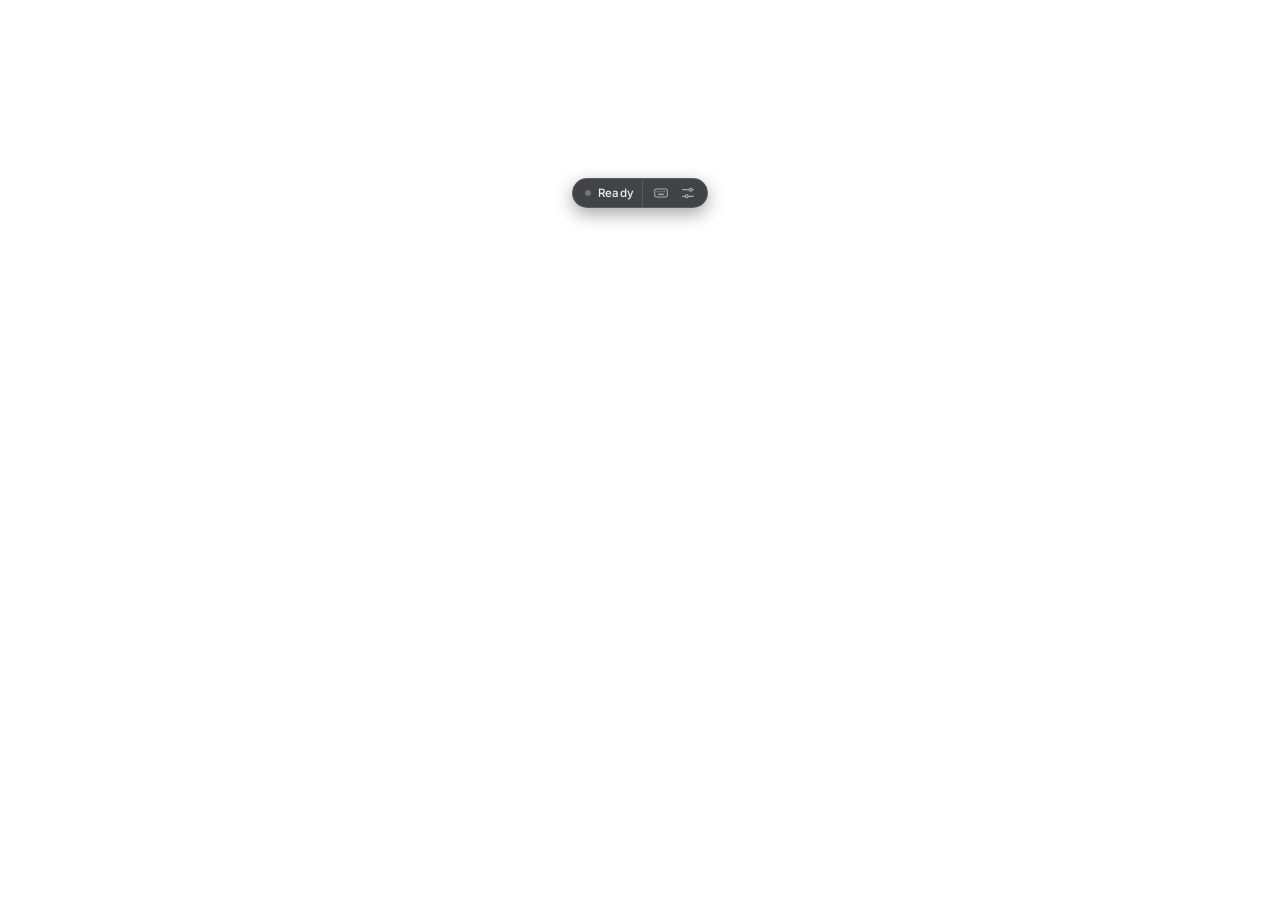
<file: ui/index.html>
<!doctype html>
<html lang="en">
  <head>
    <meta charset="UTF-8" />
    <meta name="viewport" content="width=device-width, initial-scale=1.0" />
    <title>Byte</title>
    <link rel="icon" type="image/png" href="favicon.png" />
    <link rel="preconnect" href="https://fonts.googleapis.com" />
    <link href="https://fonts.googleapis.com/css2?family=Inter:wght@400;500;600&display=swap" rel="stylesheet" />
    <link rel="stylesheet" href="style.css" />
  </head>
  <body>
    <svg width="0" height="0" style="position:absolute" aria-hidden="true">
      <symbol id="i-keyboard" viewBox="0 0 24 24"><rect x="2.5" y="6" width="19" height="12" rx="2.5" fill="none" stroke="currentColor" stroke-width="1.6"/><path d="M6.5 10h.01M10 10h.01M13.5 10h.01M17 10h.01M8 14h8" stroke="currentColor" stroke-width="1.8" stroke-linecap="round"/></symbol>
      <symbol id="i-settings" viewBox="0 0 24 24"><path d="M4 7h10M18 7h2M4 17h4M12 17h8" stroke="currentColor" stroke-width="1.7" stroke-linecap="round"/><circle cx="16" cy="7" r="2.2" fill="none" stroke="currentColor" stroke-width="1.7"/><circle cx="10" cy="17" r="2.2" fill="none" stroke="currentColor" stroke-width="1.7"/></symbol>
      <symbol id="i-close" viewBox="0 0 24 24"><path d="M7 7l10 10M17 7L7 17" stroke="currentColor" stroke-width="1.8" stroke-linecap="round"/></symbol>
      <symbol id="i-send" viewBox="0 0 24 24"><path d="M12 19V5M6 11l6-6 6 6" fill="none" stroke="currentColor" stroke-width="2" stroke-linecap="round" stroke-linejoin="round"/></symbol>
    </svg>

    <main class="presence-widget">
      <button class="orb-viewport" id="talk-button" type="button" aria-label="Start talking to Byte" title="Click to talk · Ctrl+B">
        <canvas id="byte-orb-canvas" aria-hidden="true"></canvas>
      </button>

      <div class="status-pill" id="status-pill">
        <span class="status-dot" aria-hidden="true"></span>
        <span id="status-text" role="status" aria-live="polite">Ready</span>
        <span class="pill-actions">
          <button class="icon-btn" id="text-toggle" type="button" aria-label="Type a message" title="Type a message" aria-expanded="false">
            <svg><use href="#i-keyboard"/></svg>
          </button>
          <button class="icon-btn" id="settings-toggle" type="button" aria-label="Settings" title="Settings" aria-expanded="false">
            <svg><use href="#i-settings"/></svg>
          </button>
        </span>
      </div>
    </main>

    <section class="panel chat-panel" id="chat-panel" aria-label="Message Byte" hidden>
      <form class="chat-form" id="text-form">
        <textarea id="text-input" rows="2" maxlength="4000" aria-label="Message Byte" placeholder="Ask Byte anything…"></textarea>
        <button class="send-btn" id="text-send" type="submit" aria-label="Send message" title="Send · Enter">
          <svg><use href="#i-send"/></svg>
        </button>
      </form>
      <div class="chat-footer">
        <span id="text-feedback" role="status" aria-live="polite">Byte replies out loud · Enter to send</span>
        <button class="link-btn" id="text-close" type="button">Close</button>
      </div>
    </section>

    <section class="panel settings-panel" id="settings-panel" aria-labelledby="settings-title" hidden>
      <header class="panel-header">
        <div>
          <h1 id="settings-title">Settings</h1>
          <p id="settings-subtitle">Byte runs fully on this device.</p>
        </div>
        <button class="icon-btn" id="settings-close" type="button" aria-label="Close settings" title="Close">
          <svg><use href="#i-close"/></svg>
        </button>
      </header>

      <form class="settings-body" id="settings-form" novalidate>
        <section class="group" aria-labelledby="g-provider">
          <h2 id="g-provider">Models</h2>
          <div class="segmented" role="radiogroup" aria-labelledby="g-provider">
            <button type="button" role="radio" data-provider="ollama" aria-checked="true">
              <span class="seg-title">Local</span><span class="seg-desc">Private · Ollama</span>
            </button>
            <button type="button" role="radio" data-provider="cloud" aria-checked="false">
              <span class="seg-title">Cloud</span><span class="seg-desc">OpenAI · API key</span>
            </button>
          </div>
        </section>

        <div id="local-settings">
        <section class="group" aria-label="Local models">
          <div class="card" id="local-models-card">
            <div class="row">
              <div class="row-main">
                <label class="row-label" for="text-model">Conversation &amp; tools</label>
                <span class="row-desc">Pick a model that supports tool calling</span>
              </div>
              <select class="select" id="text-model"></select>
            </div>
            <div class="row">
              <div class="row-main">
                <span class="row-label" id="same-model-label">Use it for vision too</span>
                <span class="row-desc">For models that also understand images</span>
              </div>
              <button class="switch" id="same-model" type="button" role="switch" aria-checked="false" aria-labelledby="same-model-label"></button>
            </div>
            <div class="row" id="vision-row">
              <div class="row-main">
                <label class="row-label" for="vision-model">Vision</label>
                <span class="row-desc">Used when Byte looks at your screen</span>
              </div>
              <select class="select" id="vision-model"></select>
            </div>
          </div>
          <p class="hint">Shows the models installed in Ollama. Install more with <code>ollama pull &lt;model&gt;</code>, then press Check. Byte suggests granite4.2:3b for conversation and minicpm-v4.6 for vision.</p>
        </section>

        <section class="group" aria-labelledby="g-conn">
          <h2 id="g-conn">Ollama</h2>
          <div class="card card-pad">
            <label class="field">
              <span class="row-label">Endpoint</span>
              <span class="input-row">
                <input id="ollama-url" type="url" autocomplete="off" spellcheck="false" placeholder="http://localhost:11434" required />
                <button class="btn btn-sm" id="check-connection" type="button">Check</button>
              </span>
            </label>
            <p class="conn-status" id="conn-status" data-state="unknown" role="status" aria-live="polite">
              <span class="status-dot" aria-hidden="true"></span><span id="conn-message">Not checked yet</span>
            </p>
          </div>
        </section>
        </div>

        <div id="cloud-settings" hidden>
        <section class="group" aria-labelledby="g-cloud">
          <h2 id="g-cloud">OpenAI</h2>
          <div class="card card-pad stack">
            <label class="field">
              <span class="row-label">API key</span>
              <span class="input-row">
                <input id="cloud-api-key" type="password" autocomplete="new-password" spellcheck="false" placeholder="sk-…" />
                <button class="btn btn-sm" id="remove-api-key" type="button" hidden>Remove</button>
              </span>
              <span class="row-desc" id="api-key-note">Stored securely in Windows Credential Manager.</span>
            </label>
            <label class="field">
              <span class="row-label">Model</span>
              <input class="text-input" id="cloud-model" type="text" list="cloud-model-options" autocomplete="off" spellcheck="false" placeholder="gpt-4.1-mini" />
              <datalist id="cloud-model-options">
                <option value="gpt-4.1-mini"></option>
                <option value="gpt-4.1"></option>
                <option value="gpt-4o-mini"></option>
                <option value="gpt-4o"></option>
              </datalist>
              <span class="row-desc">One OpenAI model handles conversation, tools and screen analysis.</span>
            </label>
            <div class="input-row">
              <p class="conn-status grow" id="cloud-status" data-state="unknown" role="status" aria-live="polite">
                <span class="status-dot" aria-hidden="true"></span><span id="cloud-message">Not checked yet</span>
              </p>
              <button class="btn btn-sm" id="check-cloud" type="button">Check</button>
            </div>
          </div>
          <p class="hint">Only OpenAI is supported for now. Your messages, and screenshots when you ask Byte to look at your screen, are sent to OpenAI. Speech recognition and the voice still run on this device.</p>
        </section>
        </div>

        <section class="group" aria-labelledby="g-voice">
          <h2 id="g-voice">Voice</h2>
          <div class="card">
            <div class="row">
              <div class="row-main">
                <span class="row-label" id="wake-label">Wake word</span>
                <span class="row-desc">Start listening hands-free</span>
              </div>
              <button class="switch" id="wake-toggle" type="button" role="switch" aria-checked="false" aria-labelledby="wake-label" disabled></button>
            </div>
          </div>
        </section>

        <section class="group" aria-labelledby="g-memory">
          <h2 id="g-memory">Memory</h2>
          <div class="card">
            <div class="row">
              <div class="row-main">
                <span class="row-label">Saved memory</span>
                <span class="row-desc">Your name and preferences. Timers are kept.</span>
              </div>
              <button class="btn btn-sm btn-danger" id="reset-memory" type="button">Reset</button>
            </div>
          </div>
        </section>

        <section class="group" aria-labelledby="g-help">
          <h2 id="g-help">Troubleshooting</h2>
          <div class="card">
            <div class="row">
              <div class="row-main">
                <span class="row-label">Log file</span>
                <span class="row-desc">Errors and timings, saved as byte.log</span>
              </div>
              <button class="btn btn-sm" id="open-logs" type="button">Open folder</button>
            </div>
          </div>
        </section>
      </form>

      <footer class="panel-footer">
        <span id="settings-feedback" role="status" aria-live="polite"></span>
        <button class="btn btn-primary" id="settings-save" type="submit" form="settings-form">Save</button>
      </footer>
    </section>

    <script src="orb.js"></script>
    <script src="main.js"></script>
  </body>
</html>
</file>
<file: ui/style.css>
:root {
  --bg-panel: rgba(16, 17, 22, 0.94);
  --bg-card: rgba(255, 255, 255, 0.035);
  --bg-input: rgba(0, 0, 0, 0.28);
  --bg-hover: rgba(255, 255, 255, 0.07);
  --line: rgba(255, 255, 255, 0.08);
  --line-strong: rgba(255, 255, 255, 0.14);
  --text: #f2f3f7;
  --text-2: #a7abb8;
  --text-3: #6f7483;
  --accent: #4f7bff;
  --accent-hi: #6b91ff;
  --ok: #34d399;
  --warn: #fbbf24;
  --bad: #f87171;
  --listening: #3fd8ff;
  --thinking: #a98bff;
  --speaking: #5ee6c8;
  --radius: 14px;
  --ease: cubic-bezier(0.16, 1, 0.3, 1);
}

* {
  box-sizing: border-box;
  user-select: none;
  -webkit-user-select: none;
}

html,
body {
  margin: 0;
  padding: 0;
  width: 100vw;
  height: 100vh;
  overflow: hidden;
  background: transparent !important;
  font-family: 'Inter', 'Segoe UI Variable Text', 'Segoe UI', system-ui, sans-serif;
  font-size: 12px;
  color: var(--text);
  -webkit-font-smoothing: antialiased;
}

body {
  display: flex;
  justify-content: center;
  align-items: flex-start;
}

button {
  font: inherit;
  color: inherit;
}

svg {
  width: 16px;
  height: 16px;
  flex: none;
}

[hidden] {
  display: none !important;
}

/* ---------- Presence (orb + pill) ---------- */

.presence-widget {
  width: 220px;
  height: 220px;
  display: flex;
  flex-direction: column;
  align-items: center;
  padding-top: 4px;
  transition: transform 0.4s var(--ease), opacity 0.25s ease;
}

.presence-widget.hidden {
  opacity: 0;
  transform: scale(0.85);
  pointer-events: none;
}

.orb-viewport {
  width: 172px;
  height: 172px;
  padding: 0;
  border: 0;
  border-radius: 50%;
  background: transparent;
  cursor: grab;
  -webkit-tap-highlight-color: transparent;
  transition: transform 0.25s var(--ease);
}

.orb-viewport:hover {
  transform: scale(1.025);
}

.orb-viewport:active {
  cursor: grabbing;
  transform: scale(0.97);
}

.orb-viewport:focus-visible {
  outline: none;
}

.orb-viewport:focus-visible #byte-orb-canvas {
  filter: drop-shadow(0 0 2px rgba(255, 255, 255, 0.9));
}

#byte-orb-canvas {
  width: 172px;
  height: 172px;
  display: block;
  /* Clip the glow to a soft circle so the canvas edge never shows. */
  -webkit-mask-image: radial-gradient(closest-side, #000 74%, transparent 100%);
  mask-image: radial-gradient(closest-side, #000 74%, transparent 100%);
}

.status-pill {
  margin-top: 2px;
  height: 30px;
  padding: 0 6px 0 12px;
  display: inline-flex;
  align-items: center;
  gap: 7px;
  border-radius: 999px;
  background: rgba(14, 15, 20, 0.78);
  border: 1px solid var(--line-strong);
  box-shadow: 0 6px 18px rgba(0, 0, 0, 0.35);
  backdrop-filter: blur(14px);
  -webkit-backdrop-filter: blur(14px);
  white-space: nowrap;
  opacity: 0;
  transform: translateY(4px);
  pointer-events: none;
  transition: opacity 0.22s ease, transform 0.3s var(--ease), border-color 0.3s ease;
}

.presence-widget:hover .status-pill,
.status-pill:focus-within,
.status-pill:not([data-state='idle']) {
  opacity: 1;
  transform: translateY(0);
  pointer-events: auto;
}

.status-dot {
  width: 6px;
  height: 6px;
  border-radius: 50%;
  flex: none;
  background: var(--text-3);
  transition: background 0.3s ease, box-shadow 0.3s ease;
}

#status-text {
  font-size: 11.5px;
  font-weight: 500;
  letter-spacing: 0.1px;
  color: var(--text);
}

.pill-actions {
  display: inline-flex;
  align-items: center;
  gap: 1px;
  padding-left: 5px;
  margin-left: 1px;
  border-left: 1px solid var(--line-strong);
}

.status-pill[data-state='idle'] .status-dot { background: var(--ok); }
.status-pill[data-state='listening'] .status-dot { background: var(--listening); box-shadow: 0 0 8px var(--listening); animation: pulse 1.2s ease-in-out infinite; }
.status-pill[data-state='thinking'] .status-dot { background: var(--thinking); box-shadow: 0 0 8px var(--thinking); animation: pulse 0.8s ease-in-out infinite; }
.status-pill[data-state='speaking'] .status-dot { background: var(--speaking); box-shadow: 0 0 8px var(--speaking); }
.status-pill[data-state='cancelled'] .status-dot { background: var(--text-2); }
.status-pill[data-state='error'] { border-color: rgba(248, 113, 113, 0.45); }
.status-pill[data-state='error'] .status-dot { background: var(--bad); }

@keyframes pulse {
  50% { opacity: 0.35; }
}

/* ---------- Shared controls ---------- */

.icon-btn {
  width: 26px;
  height: 26px;
  display: inline-grid;
  place-items: center;
  padding: 0;
  border: 0;
  border-radius: 8px;
  background: transparent;
  color: var(--text-2);
  cursor: pointer;
  transition: background 0.15s ease, color 0.15s ease;
}

.icon-btn:hover,
.icon-btn[aria-expanded='true'] {
  background: var(--bg-hover);
  color: var(--text);
}

.btn {
  height: 32px;
  padding: 0 14px;
  border: 1px solid var(--line-strong);
  border-radius: 9px;
  background: rgba(255, 255, 255, 0.05);
  color: var(--text);
  font-size: 12px;
  font-weight: 500;
  cursor: pointer;
  white-space: nowrap;
  transition: background 0.15s ease, border-color 0.15s ease, opacity 0.15s ease;
}

.btn:hover:not(:disabled) {
  background: rgba(255, 255, 255, 0.1);
}

.btn:disabled {
  opacity: 0.5;
  cursor: default;
}

.btn-sm {
  height: 28px;
  padding: 0 11px;
  font-size: 11.5px;
}

.btn-primary {
  min-width: 96px;
  border-color: transparent;
  background: var(--accent);
  color: #fff;
}

.btn-primary:hover:not(:disabled) {
  background: var(--accent-hi);
}

.btn-danger {
  color: #fca5a5;
  border-color: rgba(248, 113, 113, 0.3);
}

.btn-danger:hover:not(:disabled),
.btn-danger.confirming {
  background: rgba(248, 113, 113, 0.16);
  border-color: rgba(248, 113, 113, 0.55);
  color: #fecaca;
}

.link-btn {
  padding: 2px 4px;
  border: 0;
  background: none;
  color: var(--text-2);
  font-size: 11px;
  cursor: pointer;
}

.link-btn:hover {
  color: var(--text);
}

:is(.icon-btn, .btn, .link-btn, .switch, .send-btn):focus-visible,
:is(input, textarea):focus-visible {
  outline: 2px solid rgba(107, 145, 255, 0.85);
  outline-offset: 1px;
}

/* ---------- Panels ---------- */

.panel {
  position: absolute;
  display: flex;
  flex-direction: column;
  border: 1px solid var(--line-strong);
  border-radius: 18px;
  background: var(--bg-panel);
  box-shadow: 0 18px 48px rgba(0, 0, 0, 0.45), inset 0 1px 0 rgba(255, 255, 255, 0.04);
  backdrop-filter: blur(22px);
  -webkit-backdrop-filter: blur(22px);
  animation: panel-in 0.32s var(--ease);
}

@keyframes panel-in {
  from { opacity: 0; transform: translateY(8px) scale(0.985); }
}

/* Chat */

.chat-panel {
  top: 214px;
  left: 16px;
  width: 368px;
  padding: 10px;
  gap: 8px;
}

.chat-form {
  display: flex;
  align-items: flex-end;
  gap: 8px;
  padding: 6px 6px 6px 12px;
  border: 1px solid var(--line-strong);
  border-radius: 13px;
  background: var(--bg-input);
  transition: border-color 0.15s ease;
}

.chat-form:focus-within {
  border-color: rgba(107, 145, 255, 0.6);
}

#text-input {
  flex: 1;
  min-height: 40px;
  max-height: 90px;
  padding: 5px 0;
  border: 0;
  outline: none;
  resize: none;
  background: transparent;
  color: var(--text);
  font: inherit;
  font-size: 13px;
  line-height: 1.45;
  user-select: text;
  -webkit-user-select: text;
}

#text-input::placeholder {
  color: var(--text-3);
}

.send-btn {
  width: 32px;
  height: 32px;
  display: grid;
  place-items: center;
  padding: 0;
  border: 0;
  border-radius: 10px;
  background: var(--accent);
  color: #fff;
  cursor: pointer;
  transition: background 0.15s ease, opacity 0.15s ease;
}

.send-btn:hover:not(:disabled) {
  background: var(--accent-hi);
}

.send-btn:disabled {
  opacity: 0.4;
  cursor: default;
}

.chat-footer {
  display: flex;
  align-items: center;
  justify-content: space-between;
  gap: 8px;
  padding: 0 4px;
  color: var(--text-3);
  font-size: 11px;
}

/* Settings */

.settings-panel {
  top: 98px;
  left: 12px;
  width: 376px;
  height: 490px;
  overflow: hidden;
}

.panel-header {
  display: flex;
  align-items: flex-start;
  justify-content: space-between;
  padding: 16px 14px 12px 18px;
  border-bottom: 1px solid var(--line);
}

.panel-header h1 {
  margin: 0;
  font-size: 15px;
  font-weight: 600;
  letter-spacing: -0.1px;
}

.panel-header p {
  margin: 3px 0 0;
  color: var(--text-2);
  font-size: 11.5px;
}

.settings-body {
  flex: 1;
  min-height: 0;
  overflow-y: auto;
  padding: 6px 14px 14px;
  scrollbar-width: thin;
  scrollbar-color: rgba(255, 255, 255, 0.16) transparent;
}

.group h2 {
  margin: 14px 4px 7px;
  color: var(--text-3);
  font-size: 10.5px;
  font-weight: 600;
  letter-spacing: 0.7px;
  text-transform: uppercase;
}

.card {
  border: 1px solid var(--line);
  border-radius: var(--radius);
  background: var(--bg-card);
}

.card-pad {
  padding: 12px;
}

.row {
  display: flex;
  align-items: center;
  gap: 10px;
  min-height: 52px;
  padding: 9px 12px;
}

.row + .row {
  border-top: 1px solid var(--line);
}

.row-main {
  flex: 1;
  min-width: 0;
  display: flex;
  flex-direction: column;
  gap: 3px;
}

.row-label {
  color: var(--text);
  font-size: 12.5px;
  font-weight: 500;
}

.row-desc {
  color: var(--text-2);
  font-size: 11px;
}

.row-value {
  color: var(--text-2);
  font-family: 'Cascadia Code', 'JetBrains Mono', Consolas, monospace;
  font-size: 11px;
  overflow: hidden;
  text-overflow: ellipsis;
  white-space: nowrap;
  user-select: text;
  -webkit-user-select: text;
}

.hint {
  margin: 7px 4px 0;
  color: var(--text-3);
  font-size: 11px;
  line-height: 1.45;
}

.badge {
  flex: none;
  display: inline-flex;
  align-items: center;
  gap: 5px;
  height: 22px;
  padding: 0 9px;
  border-radius: 999px;
  font-size: 10.5px;
  font-weight: 500;
  color: var(--text-2);
  background: rgba(255, 255, 255, 0.06);
}

.badge::before {
  content: '';
  width: 5px;
  height: 5px;
  border-radius: 50%;
  background: currentColor;
}

.badge[data-state='ready'] { color: var(--ok); background: rgba(52, 211, 153, 0.1); }
.badge[data-state='missing'] { color: var(--warn); background: rgba(251, 191, 36, 0.1); }
.badge[data-state='busy'] { color: var(--accent-hi); background: rgba(79, 123, 255, 0.12); }
.badge[data-state='busy']::before { animation: pulse 0.9s ease-in-out infinite; }
.badge[data-state='offline'] { color: var(--bad); background: rgba(248, 113, 113, 0.1); }

.field {
  display: flex;
  flex-direction: column;
  gap: 7px;
}

.input-row {
  display: flex;
  gap: 8px;
}

.input-row input {
  flex: 1;
  min-width: 0;
  height: 32px;
  padding: 0 10px;
  border: 1px solid var(--line-strong);
  border-radius: 9px;
  outline: none;
  background: var(--bg-input);
  color: var(--text);
  font-family: 'Cascadia Code', 'JetBrains Mono', Consolas, monospace;
  font-size: 11.5px;
  user-select: text;
  -webkit-user-select: text;
}

.input-row input:focus {
  border-color: rgba(107, 145, 255, 0.6);
}

.input-row .btn-sm {
  height: 32px;
}

.conn-status {
  display: flex;
  align-items: center;
  gap: 7px;
  margin: 10px 0 0;
  color: var(--text-2);
  font-size: 11px;
  line-height: 1.4;
}

.conn-status[data-state='ok'] .status-dot { background: var(--ok); }
.conn-status[data-state='warn'] .status-dot { background: var(--warn); }
.conn-status[data-state='bad'] .status-dot { background: var(--bad); }
.conn-status[data-state='busy'] .status-dot { background: var(--accent-hi); animation: pulse 0.9s ease-in-out infinite; }

.switch {
  position: relative;
  flex: none;
  width: 36px;
  height: 21px;
  padding: 0;
  border: 0;
  border-radius: 999px;
  background: rgba(255, 255, 255, 0.16);
  cursor: pointer;
  transition: background 0.2s ease;
}

.switch::after {
  content: '';
  position: absolute;
  top: 2.5px;
  left: 2.5px;
  width: 16px;
  height: 16px;
  border-radius: 50%;
  background: #fff;
  box-shadow: 0 1px 3px rgba(0, 0, 0, 0.35);
  transition: transform 0.22s var(--ease);
}

.switch[aria-checked='true'] {
  background: var(--accent);
}

.switch[aria-checked='true']::after {
  transform: translateX(15px);
}

.switch:disabled {
  opacity: 0.5;
  cursor: default;
}

.panel-footer {
  display: flex;
  align-items: center;
  justify-content: space-between;
  gap: 10px;
  padding: 12px 14px 12px 18px;
  border-top: 1px solid var(--line);
}

#settings-feedback {
  flex: 1;
  min-width: 0;
  color: var(--text-2);
  font-size: 11px;
  overflow-wrap: anywhere;
}

#settings-feedback[data-tone='error'] { color: var(--bad); }
#settings-feedback[data-tone='ok'] { color: var(--ok); }

/* ---------- Window modes ---------- */

body.chat-open,
body.settings-open {
  justify-content: flex-start;
}

body.chat-open .presence-widget {
  position: absolute;
  top: 0;
  left: 90px;
}

body.settings-open .presence-widget {
  position: absolute;
  top: 0;
  left: 90px;
  transform: scale(0.55);
  transform-origin: top center;
}

body.settings-open .status-pill {
  display: none;
}

@media (prefers-reduced-motion: reduce) {
  *,
  *::before,
  *::after {
    animation-duration: 0.01ms !important;
    transition-duration: 0.01ms !important;
  }
}

/* ---------- Provider choice ---------- */

.segmented {
  display: grid;
  grid-template-columns: 1fr 1fr;
  gap: 4px;
  padding: 4px;
  border: 1px solid var(--line);
  border-radius: var(--radius);
  background: var(--bg-card);
}

.segmented button {
  display: flex;
  flex-direction: column;
  align-items: flex-start;
  gap: 2px;
  padding: 9px 12px;
  border: 1px solid transparent;
  border-radius: 10px;
  background: transparent;
  text-align: left;
  cursor: pointer;
  transition: background 0.15s ease, border-color 0.15s ease;
}

.segmented button:hover {
  background: var(--bg-hover);
}

.segmented button[aria-checked='true'] {
  background: rgba(79, 123, 255, 0.16);
  border-color: rgba(107, 145, 255, 0.55);
}

.segmented button:focus-visible {
  outline: 2px solid rgba(107, 145, 255, 0.85);
  outline-offset: 1px;
}

.seg-title {
  color: var(--text);
  font-size: 12.5px;
  font-weight: 600;
}

.seg-desc {
  color: var(--text-2);
  font-size: 10.5px;
}

#local-settings .group:first-child .card {
  margin-top: 10px;
}

.stack {
  display: flex;
  flex-direction: column;
  gap: 12px;
}

.text-input {
  width: 100%;
  height: 32px;
  padding: 0 10px;
  border: 1px solid var(--line-strong);
  border-radius: 9px;
  outline: none;
  background: var(--bg-input);
  color: var(--text);
  font-family: 'Cascadia Code', 'JetBrains Mono', Consolas, monospace;
  font-size: 11.5px;
  user-select: text;
  -webkit-user-select: text;
}

.text-input:focus {
  border-color: rgba(107, 145, 255, 0.6);
}

.input-row .conn-status {
  margin: 0;
}

.grow {
  flex: 1;
  min-width: 0;
}

/* ---------- Model pickers ---------- */

.select {
  flex: none;
  width: 168px;
  height: 32px;
  padding: 0 28px 0 10px;
  border: 1px solid var(--line-strong);
  border-radius: 9px;
  outline: none;
  background: var(--bg-input) url("data:image/svg+xml,%3Csvg xmlns='http://www.w3.org/2000/svg' viewBox='0 0 24 24'%3E%3Cpath d='M7 10l5 5 5-5' fill='none' stroke='%23a7abb8' stroke-width='2' stroke-linecap='round' stroke-linejoin='round'/%3E%3C/svg%3E") no-repeat right 8px center / 14px;
  color: var(--text);
  font-family: 'Cascadia Code', 'JetBrains Mono', Consolas, monospace;
  font-size: 11px;
  text-overflow: ellipsis;
  appearance: none;
  -webkit-appearance: none;
  cursor: pointer;
}

.select:focus {
  border-color: rgba(107, 145, 255, 0.6);
}

.select option {
  background: #16171d;
  color: var(--text);
}
</file>
